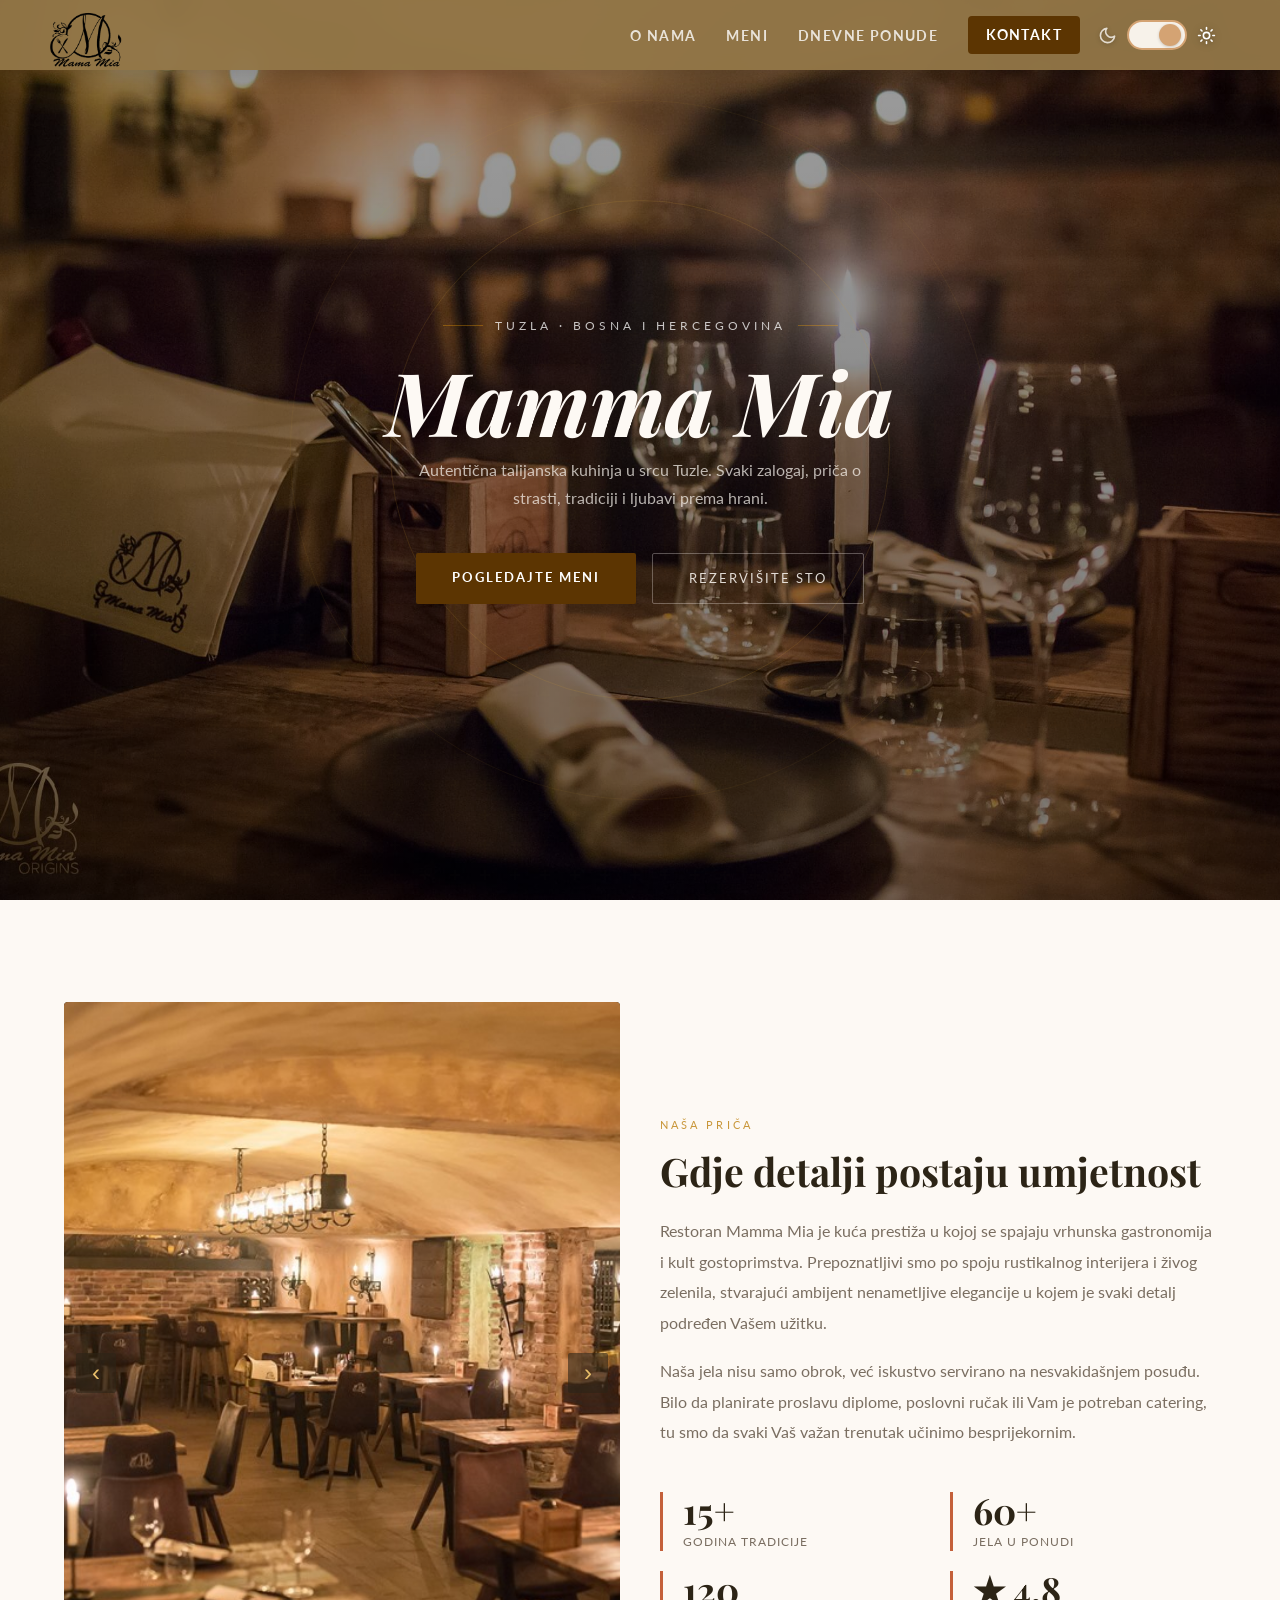
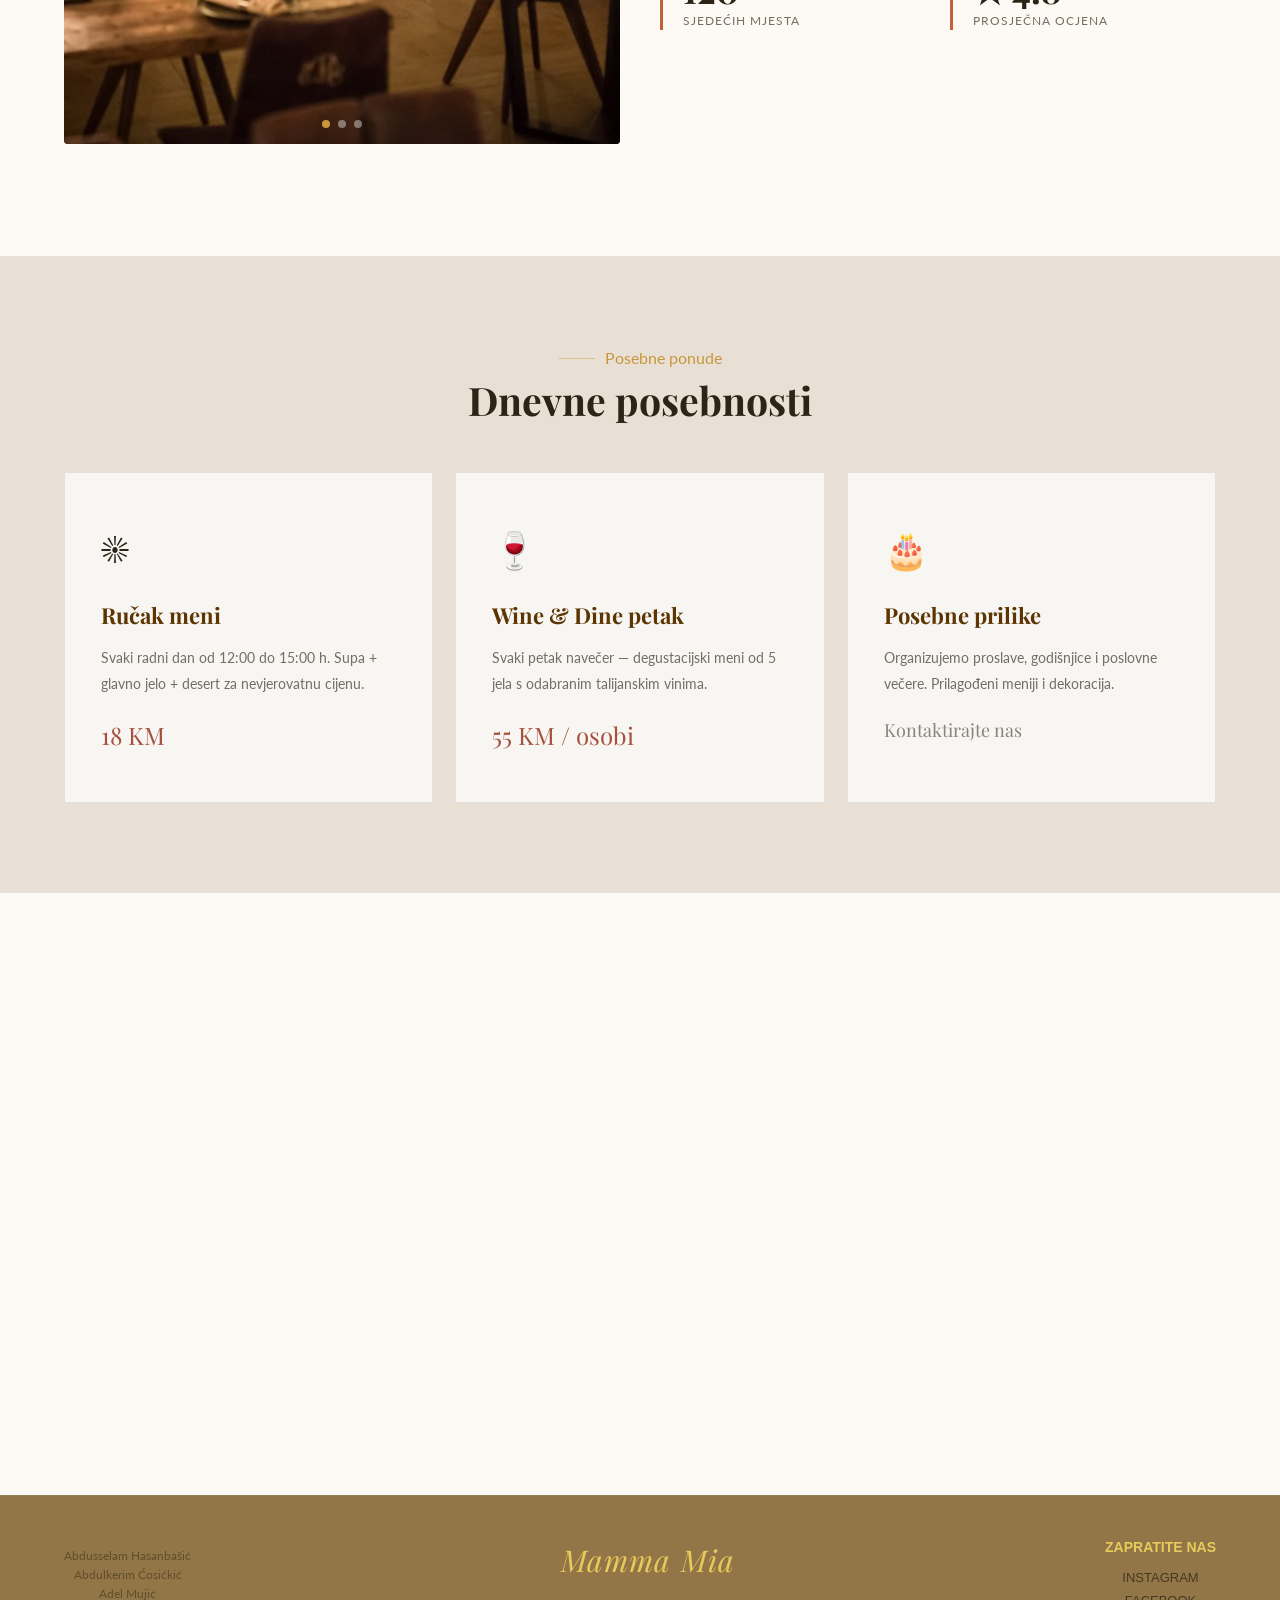
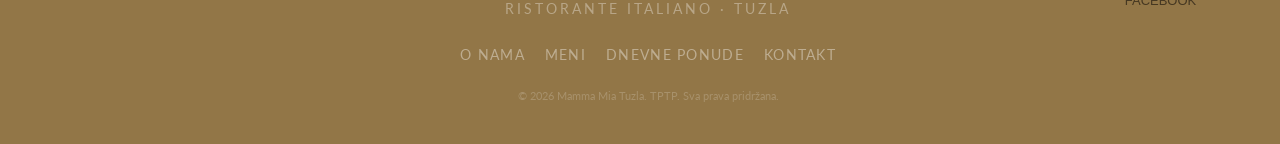
<file: index.html>
<!DOCTYPE HTML>
<html lang = "bs">

   
    <head>
        
        <meta charset="utf-8">
        <meta name="viewport" content="width=device-width, initial-scale=1.0">
        <script>
(function(){try{var t=localStorage.getItem('tptp-theme');if(t==='light'||t==='dark')document.documentElement.setAttribute('data-theme',t);}catch(e){}})();
        </script>
        <link rel="stylesheet" href="css/tptpstil.css">
        <title>Mamma Mia Tuzla</title>

    </head>

    <body class="stranica-index">
    


<nav class="glavna-nav" id="glavna-nav" aria-label="Glavna navigacija">
        <div class="nav-logo">
            <a href="index.html"><img src="/images/logo.png" alt="Mamma Mia"></a>
        </div>
        <ul class="nav-lista" id="primary-nav">
            <li><a href="index.html">O nama</a></li>
            <li><a href="sadrzaj.html">Meni</a></li>
            <li><a href="index.html#ponude">Dnevne ponude</a></li>
            <li><a href="kontakt.html" class="nav-kontakt">Kontakt</a></li>
        </ul>
        <div class="nav-akcije">
          

          <!-- Prekidač za svjetlu/tamnu temu: ikonica mjeseca, toggle dugme i ikonica sunca. Logika promjene teme je u tptpskripte.js -->
          <div class="prekidac-kontejner prekidac-tema">
            <svg class="toggle-ikon toggle-ikon-mjesec" xmlns="http://www.w3.org/2000/svg" width="19" height="19" viewBox="0 0 24 24" aria-hidden="true" focusable="false">
                <path fill="none" stroke="currentColor" stroke-width="2" stroke-linecap="round" stroke-linejoin="round" d="M21 12.79A9 9 0 1 1 11.21 3a7 7 0 0 0 9.79 9.79z"/>
            </svg>
            <button id="theme-toggle" class="toggle-switch" type="button" aria-label="Promijeni temu">
                <span class="krug"></span>
            </button>
            <svg class="toggle-ikon toggle-ikon-sunce" xmlns="http://www.w3.org/2000/svg" width="19" height="19" viewBox="0 0 24 24" aria-hidden="true" focusable="false">
                <circle cx="12" cy="12" r="4" fill="none" stroke="currentColor" stroke-width="2"/>
                <path fill="none" stroke="currentColor" stroke-width="2" stroke-linecap="round" d="M12 2v2M12 20v2M4.93 4.93l1.41 1.41M17.66 17.66l1.41 1.41M2 12h2M20 12h2M4.93 19.07l1.41-1.41M17.66 6.34l1.41-1.41"/>
            </svg>
        </div>
        </div>
    </nav>
    






<section class="pocetna" id="pocetna">
    <div class="pocetna-a"></div>
    <div class="pocetna-a pocetna-b"></div>
    <div class="pocetna-tekst">
      <div class="pocetna-naslov">Tuzla · Bosna i Hercegovina</div>
      <h1>Mamma Mia</h1>
      
      <p class="pocetna-opis">Autentična talijanska kuhinja u srcu Tuzle. Svaki zalogaj, priča o strasti, tradiciji i ljubavi prema hrani.</p>
      <div class="pocetna-dugme">
        <a href="sadrzaj.html" class="dugme-jelovnik">Pogledajte meni</a>
        <a href="kontakt.html" class="dugme-rezervacija">Rezervišite sto</a>
      </div>
    </div>
  </section>

    <main class="index-main">
 
   <section class="o-nama" id="o-nama">
  <div class="o-nama-mreza">
    <div class="o-nama-vizualno">
      <div class="slajder">
        <div class="slajd aktivno">
          <img src="/images/slikarestorana1.jpg" alt="Restoran 1">
        </div>
        <div class="slajd">
          <img src="/images/slikarestorana2.jpg" alt="Restoran 2">
        </div>
        <div class="slajd">
          <img src="/images/slikarestorana3.jpg" alt="Restoran 3">
        </div>
      </div>

      <!-- Slajder napravljen uz pomoć Claude AI -->

      <div class="slajder-tacke">
        <span class="tacka aktivno" onclick="idiNaSlajd(0)"></span>
        <span class="tacka" onclick="idiNaSlajd(1)"></span>
        <span class="tacka" onclick="idiNaSlajd(2)"></span>
      </div>
      <button class="slajd-dugme slajd-prethodna" onclick="promijeniSlajd(-1)">&#8249;</button>
      <button class="slajd-dugme slajd-sljedeca" onclick="promijeniSlajd(1)">&#8250;</button>
    </div>

    <div class="o-nama-tekst">
      <div class="oznaka-sekcije">Naša priča</div>
      <h2 class="naslov-sekcije">Gdje detalji postaju umjetnost</h2>
      <p>Restoran Mamma Mia je kuća prestiža u kojoj se spajaju vrhunska gastronomija i kult gostoprimstva. Prepoznatljivi smo po spoju rustikalnog interijera i živog zelenila, stvarajući ambijent nenametljive elegancije u kojem je svaki detalj podređen Vašem užitku.</p>
      <p>Naša jela nisu samo obrok, već iskustvo servirano na nesvakidašnjem posuđu. Bilo da planirate proslavu diplome, poslovni ručak ili Vam je potreban catering, tu smo da svaki Vaš važan trenutak učinimo besprijekornim.</p>
      
      <div class="o-nama-statistika">
        <div class="stat-kartica">
          <div class="stat-broj">15+</div>
          <div class="stat-opis">Godina tradicije</div>
        </div>
        <div class="stat-kartica">
          <div class="stat-broj">60+</div>
          <div class="stat-opis">Jela u ponudi</div>
        </div>
        <div class="stat-kartica">
          <div class="stat-broj">120</div>
          <div class="stat-opis">Sjedećih mjesta</div>
        </div>
        <div class="stat-kartica">
          <div class="stat-broj">★ 4.8</div>
          <div class="stat-opis">Prosječna ocjena</div>
        </div>
      </div>
    </div>
  </div>
</section>

   
</main>

  
  <section class="ponude" id="ponude">
    <div class="ponude-naslov">
      <div class="oznaka-sekcije">
        <span class="linija"></span>
        Posebne ponude
      </div>
      <h2 class="naslov-sekcije">Dnevne posebnosti</h2>
    </div>

    <div class="ponude-mreza">
      <div class="ponuda-kartica">
        <span class="ponuda-ikona">☀️</span>
        <div class="ponuda-naslov-tekst"><a href="kontakt.html">Ručak meni</a></div>
        <div class="ponuda-opis">Svaki radni dan od 12:00 do 15:00 h. Supa + glavno jelo + desert za nevjerovatnu cijenu.</div>
        <div class="ponuda-cijena">18 KM</div>
      </div>

      <div class="ponuda-kartica">
        <span class="ponuda-ikona">🍷</span>
        <div class="ponuda-naslov-tekst">Wine & Dine petak</div>
        <div class="ponuda-opis">Svaki petak navečer — degustacijski meni od 5 jela s odabranim talijanskim vinima.</div>
        <div class="ponuda-cijena">55 KM / osobi</div>
      
      </div>

      <div class="ponuda-kartica">
        <span class="ponuda-ikona">🎂</span>
        <div class="ponuda-naslov-tekst">Posebne prilike</div>
        <div class="ponuda-opis">Organizujemo proslave, godišnjice i poslovne večere. Prilagođeni meniji i dekoracija.</div>
        <div class="ponuda-cijena ponuda-cijena--kontakt"><a href="kontakt.html">Kontaktirajte nas</a></div>
      </div>
    </div>
  </section>

    <!-- Ugrađena Google mapa lokacije restorana. -->
    <section class="lokacija-sekcija">
    <aside class="full-aside">
    <iframe src="https://www.google.com/maps/embed?pb=!1m18!1m12!1m3!1d2843.802780146923!2d18.672345576224014!3d44.53967057107395!2m3!1f0!2f0!3f0!3m2!1i1024!2i768!4f13.1!3m3!1m2!1s0x475ead18a73e89eb%3A0x165731ec20362dbc!2sMamaMia!5e0!3m2!1sen!2sba!4v1778884209184!5m2!1sen!2sba" width="600" height="450" style="border:0;" allowfullscreen="" loading="lazy" referrerpolicy="no-referrer-when-downgrade"></iframe>
    <p><br></p>
</aside>
</section>

    <footer>

    <ul class="footer-imena">
        <li>Abdusselam Hasanbašić</li>
        <li>Abdulkerim Ćosićkić</li>
        <li>Adel Mujić</li>
    </ul>

    <div class="footer-sredina">
    <div class="footer-logo">Mamma Mia</div>
    <div class="footer-tag">Ristorante Italiano · Tuzla</div>
   
    <div class="footer-linkovi">
      <a href="#index.html#o-nama">O nama</a>
      <a href="sadrzaj.html">Meni</a>
      <a href="index.html#ponude">Dnevne ponude</a>
      <a href="kontakt.html">Kontakt</a></div>
      
    
    <div class="footer-prava">© 2026 Mamma Mia Tuzla. <a href="https://github.com/abdulkerim76/Grupa1-TPTP-2026">TPTP. </a>Sva prava pridržana.</div>
  </div>

  <div class="footer-desno">
        
        <h3>Zapratite nas</h3>
        <p>
          <a href="https://www.instagram.com/mamamiaorigins/">Instagram</a></br>
          <a href="https://www.facebook.com/mamamiaorigins/">Facebook</a>
        </p>
      </div>
    
 </footer>

<!-- Zajedničke interaktivne funkcije: slajder, tema, mobilni meni; ostatak se izvršava samo ako postoje odgovarajući elementi. -->
<script src="js/tptpskripte.js"></script>
</body>
</html>
</file>
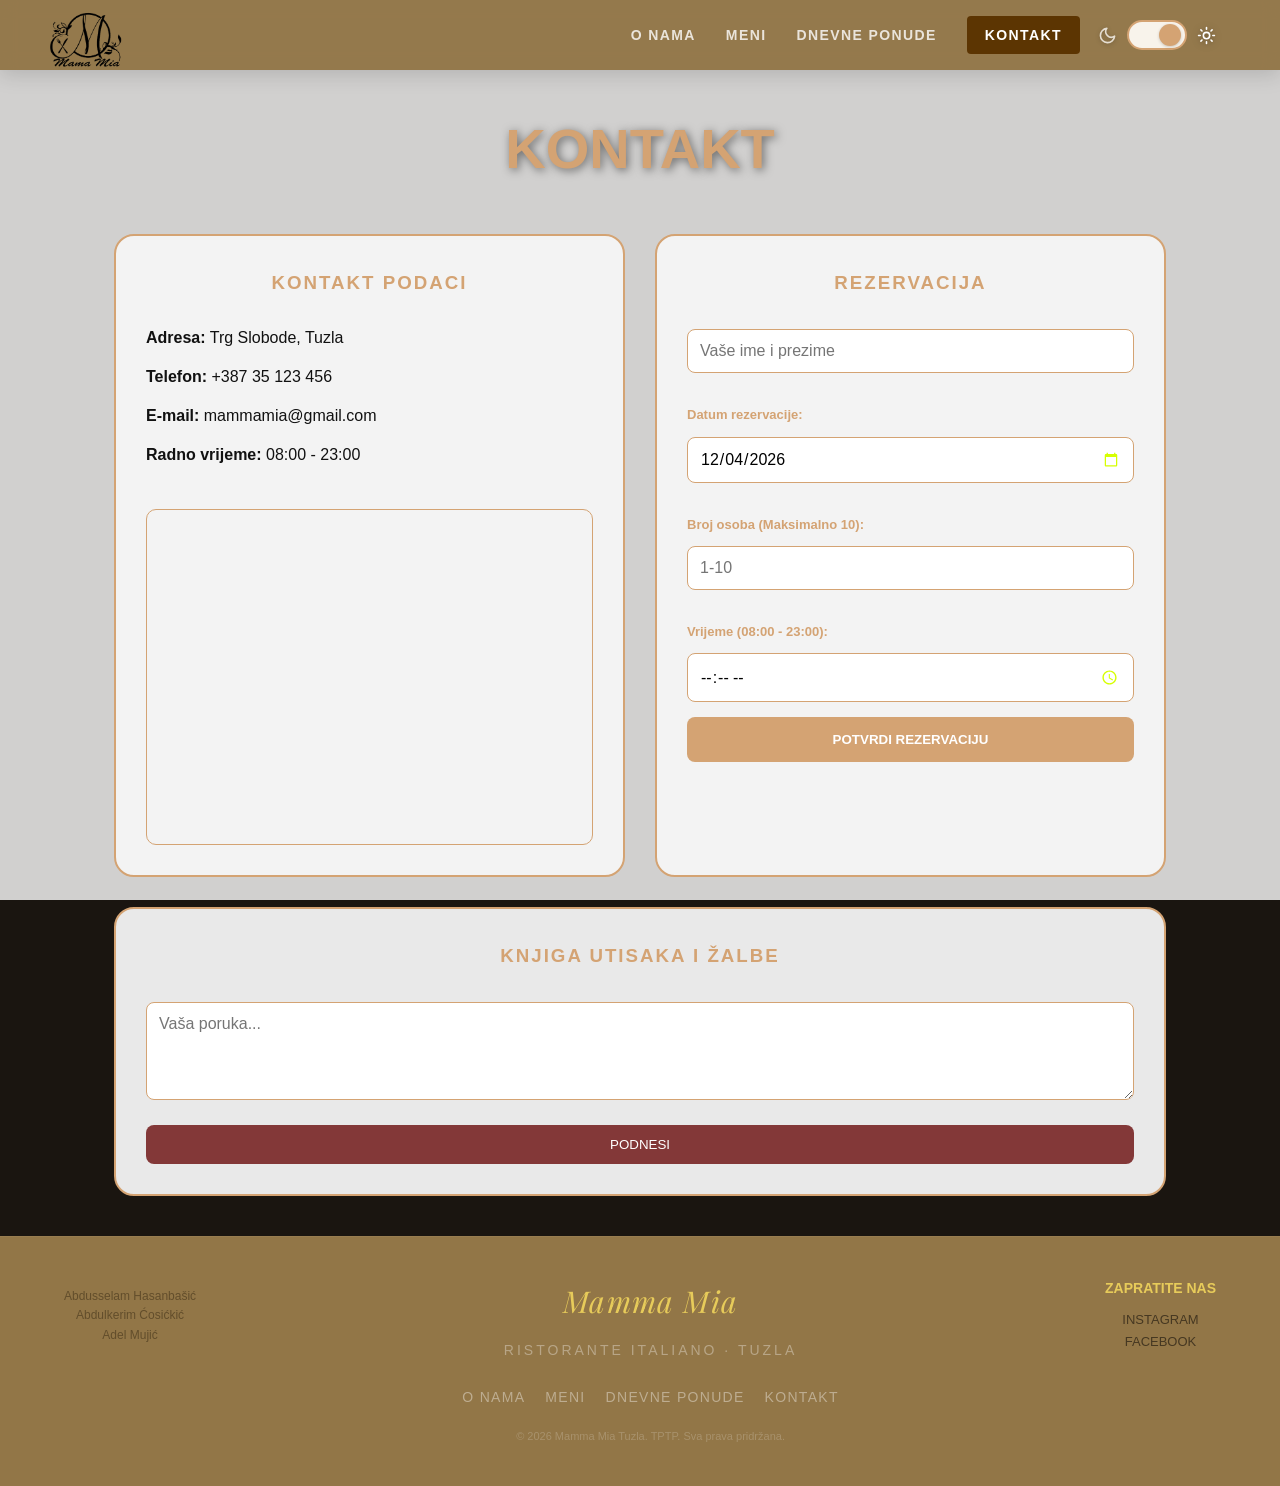
<file: kontakt.html>
<!DOCTYPE HTML>
<html lang = "bs">

    <!-- Stranica kontakt: podaci, rezervacija, utisci; modal za povratne poruke nakon formi. -->
    <head>
        <meta charset="utf-8">
        <meta name="viewport" content="width=device-width, initial-scale=1.0">
     
        <script>
(function(){try{var t=localStorage.getItem('tptp-theme');if(t==='light'||t==='dark')document.documentElement.setAttribute('data-theme',t);}catch(e){}})();
        </script>
        <link rel="stylesheet" href="css/tptpstil.css">
        <title>Mamma Mia Tuzla</title>

    </head>

    <body class="stranica-kontakt">
    <!-- Navigacija: kopija kao na index/sadrzaj-->
    <nav class="glavna-nav" id="glavna-nav" aria-label="Glavna navigacija">
        <div class="nav-logo">
            <a href="index.html"><img src="/images/logo.png" alt="Mamma Mia"></a>
        </div>

        <ul class="nav-lista" id="primary-nav">
            <li><a href="index.html">O nama</a></li>
            <li><a href="sadrzaj.html">Meni</a></li>
            <li><a href="index.html#ponude">Dnevne ponude</a></li>
            <li><a href="kontakt.html" class="nav-kontakt">Kontakt</a></li>
        </ul>
        <div class="nav-akcije">
            
            <!-- Prekidač za svjetlu/tamnu temu: -->
            <div class="prekidac-kontejner prekidac-tema">
            <svg class="toggle-ikon toggle-ikon-mjesec" xmlns="http://www.w3.org/2000/svg" width="19" height="19" viewBox="0 0 24 24" aria-hidden="true" focusable="false">
                <path fill="none" stroke="currentColor" stroke-width="2" stroke-linecap="round" stroke-linejoin="round" d="M21 12.79A9 9 0 1 1 11.21 3a7 7 0 0 0 9.79 9.79z"/>
            </svg>
            <button id="theme-toggle" class="toggle-switch" type="button" aria-label="Promijeni temu">
                <span class="krug"></span>
            </button>
            <svg class="toggle-ikon toggle-ikon-sunce" xmlns="http://www.w3.org/2000/svg" width="19" height="19" viewBox="0 0 24 24" aria-hidden="true" focusable="false">
                <circle cx="12" cy="12" r="4" fill="none" stroke="currentColor" stroke-width="2"/>
                <path fill="none" stroke="currentColor" stroke-width="2" stroke-linecap="round" d="M12 2v2M12 20v2M4.93 4.93l1.41 1.41M17.66 17.66l1.41 1.41M2 12h2M20 12h2M4.93 19.07l1.41-1.41M17.66 6.34l1.41-1.41"/>
            </svg>
        </div>
        </div>
    </nav>
    

    
    <main class="glavni-kontejner kontakt-main">
       
       <h1 class="naslov">KONTAKT</h1>

        
        <div class="GORNJI">
            <div class="kutija">
                <h3>KONTAKT PODACI</h3>
                <div class="kontakt-tekst">
                    <p><strong>Adresa:</strong> Trg Slobode, Tuzla</p>
                    <p><strong>Telefon:</strong> +387 35 123 456</p>
                   <p><strong> E-mail:</strong> mammamia@gmail.com </p>
                    <p><strong>Radno vrijeme:</strong> 08:00 - 23:00</p>
                </div>
                <div class="google-maps-box">
                    <iframe src="https://www.google.com/maps/embed?pb=!1m18!1m12!1m3!1d2843.064547432422!2d18.6749!3d44.539!2m3!1f0!2f0!3f0!3m2!1i1024!2i768!4f13.1!3m3!1m2!1s0x0%3A0x0!2zNDTCsDMyJzIwLjQiTiAxOMKwNDAnMjkuNiJF!5e0!3m2!1sbs!2sba!4v1625145600000!5m2!1sbs!2sba" width="100%" height="100%" style="border:0;" allowfullscreen="" loading="lazy"></iframe>
                </div>
            </div>

            
                <div class="kutija">
    <h3>REZERVACIJA </h3>
    <form id="formaRezervacija"> <input type="text" id="ime" placeholder="Vaše ime i prezime" required>
        
        <label class="label-stil">Datum rezervacije:</label>
        <input type="date" id="inputDatum" required>

        <label class="label-stil">Broj osoba (Maksimalno 10):</label>
        <input type="number" id="inputOsobe" placeholder="1-10" required>

        <label class="label-stil">Vrijeme (08:00 - 23:00):</label>
        <input type="time" id="inputVrijeme" required>

        <button type="submit" class="DUGME">POTVRDI REZERVACIJU</button>
    </form>
</div>


        </div>

        <!-- Donji blok: knjiga utisaka;  -->
        <div class="donji">
            <div class="kutija">
                <h3>KNJIGA UTISAKA I ŽALBE</h3>
                <form id="formaZalba">
                    <textarea id="tekstZalbe" placeholder="Vaša poruka..." rows="4" required></textarea>
                    <button type="submit" class="btn-zalba">PODNESI</button>
                </form>
            </div>
        </div>





</main>






    <footer>
   
    <ul class="footer-imena">
        <li>Abdusselam Hasanbašić</li>
        <li>Abdulkerim Ćosićkić</li>
        <li>Adel Mujić</li>
    </ul>

    <div class="footer-sredina">
    <div class="footer-logo">Mamma Mia</div>
    <div class="footer-tag">Ristorante Italiano · Tuzla</div>
    <div class="footer-linkovi">
      
      <a href="index.html#o-nama">O nama</a>
      <a href="sadrzaj.html">Meni</a>
      <a href="index.html#ponude">Dnevne ponude</a>
      <a href="kontakt.html">Kontakt</a></div>
      
    
    <div class="footer-prava">© 2026 Mamma Mia Tuzla. <a href="https://github.com/abdulkerim76/Grupa1-TPTP-2026">TPTP. </a>Sva prava pridržana.</div>
  </div>

  <div class="footer-desno">
        
        <h3>Zapratite nas</h3>
        <p>
          <a href="https://www.instagram.com/mamamiaorigins/">Instagram</a></br>
          <a href="https://www.facebook.com/mamamiaorigins/">Facebook</a>
        </p>
      </div>
    
 </footer>

    <!-- Modal za kratke poruke (rezervacija / utisak); -->
    <div id="mojModal" class="modal">
        <div class="modal-sadrzaj">
            <h2 id="modalNaslov">Naslov</h2>
            <p id="modalPoruka">Poruka ide ovdje.</p>
            <button class="btn-zatvori" onclick="zatvoriModal()">U REDU</button>
        </div>
    </div>



  <script src="js/tptpskripte.js"></script>
  




</body>

</html>
</file>
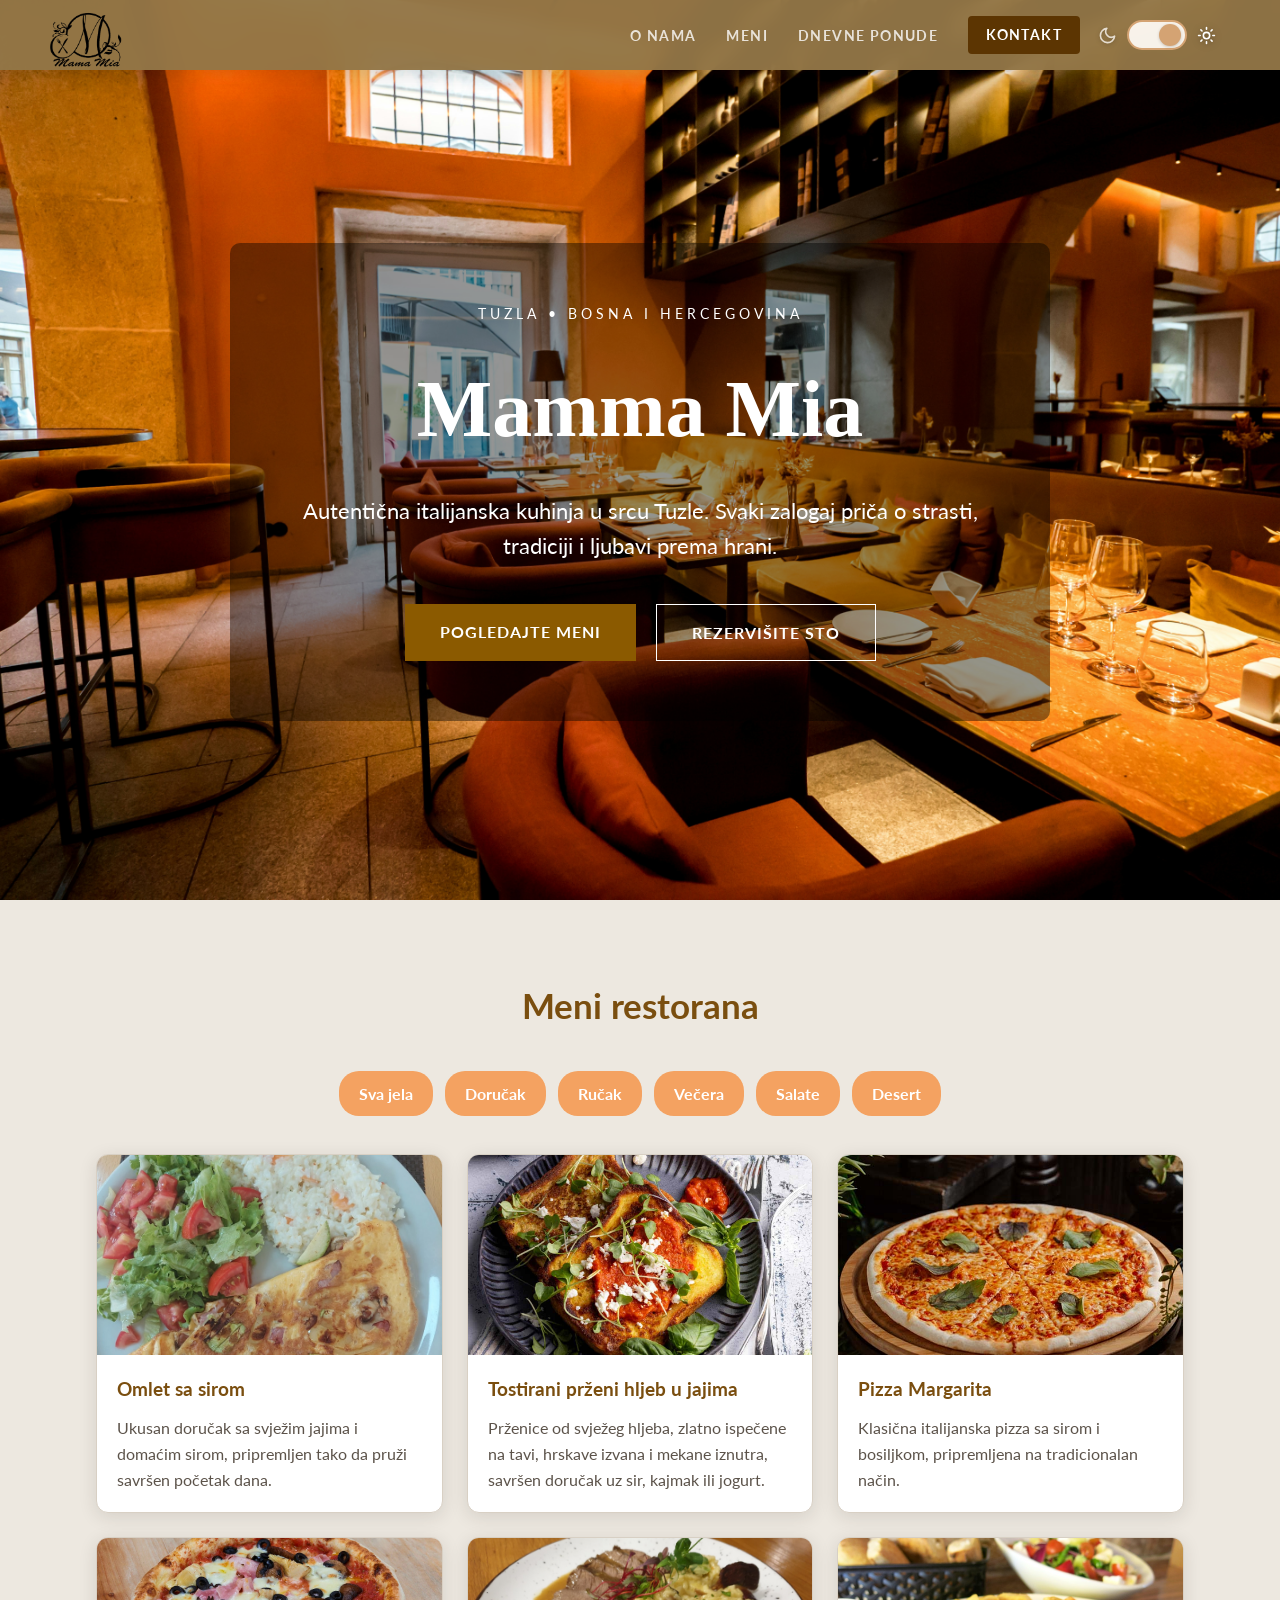
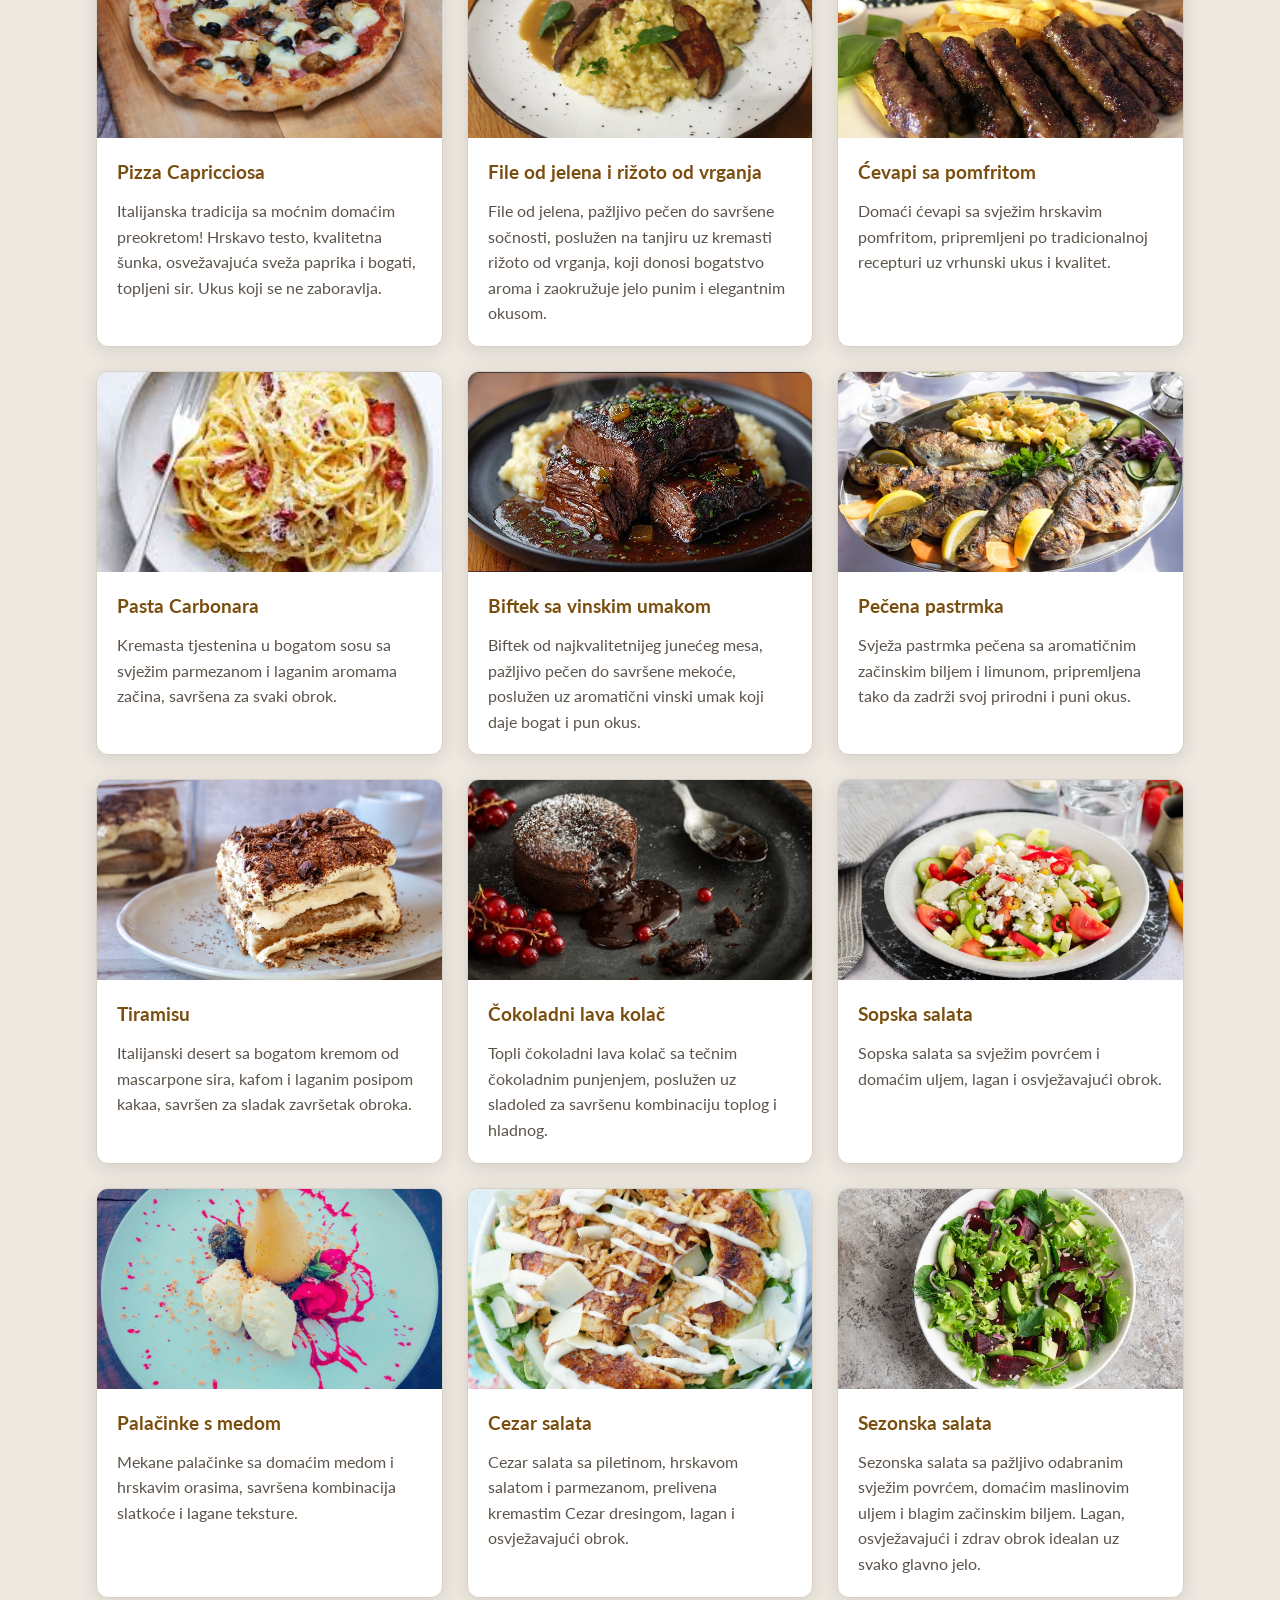
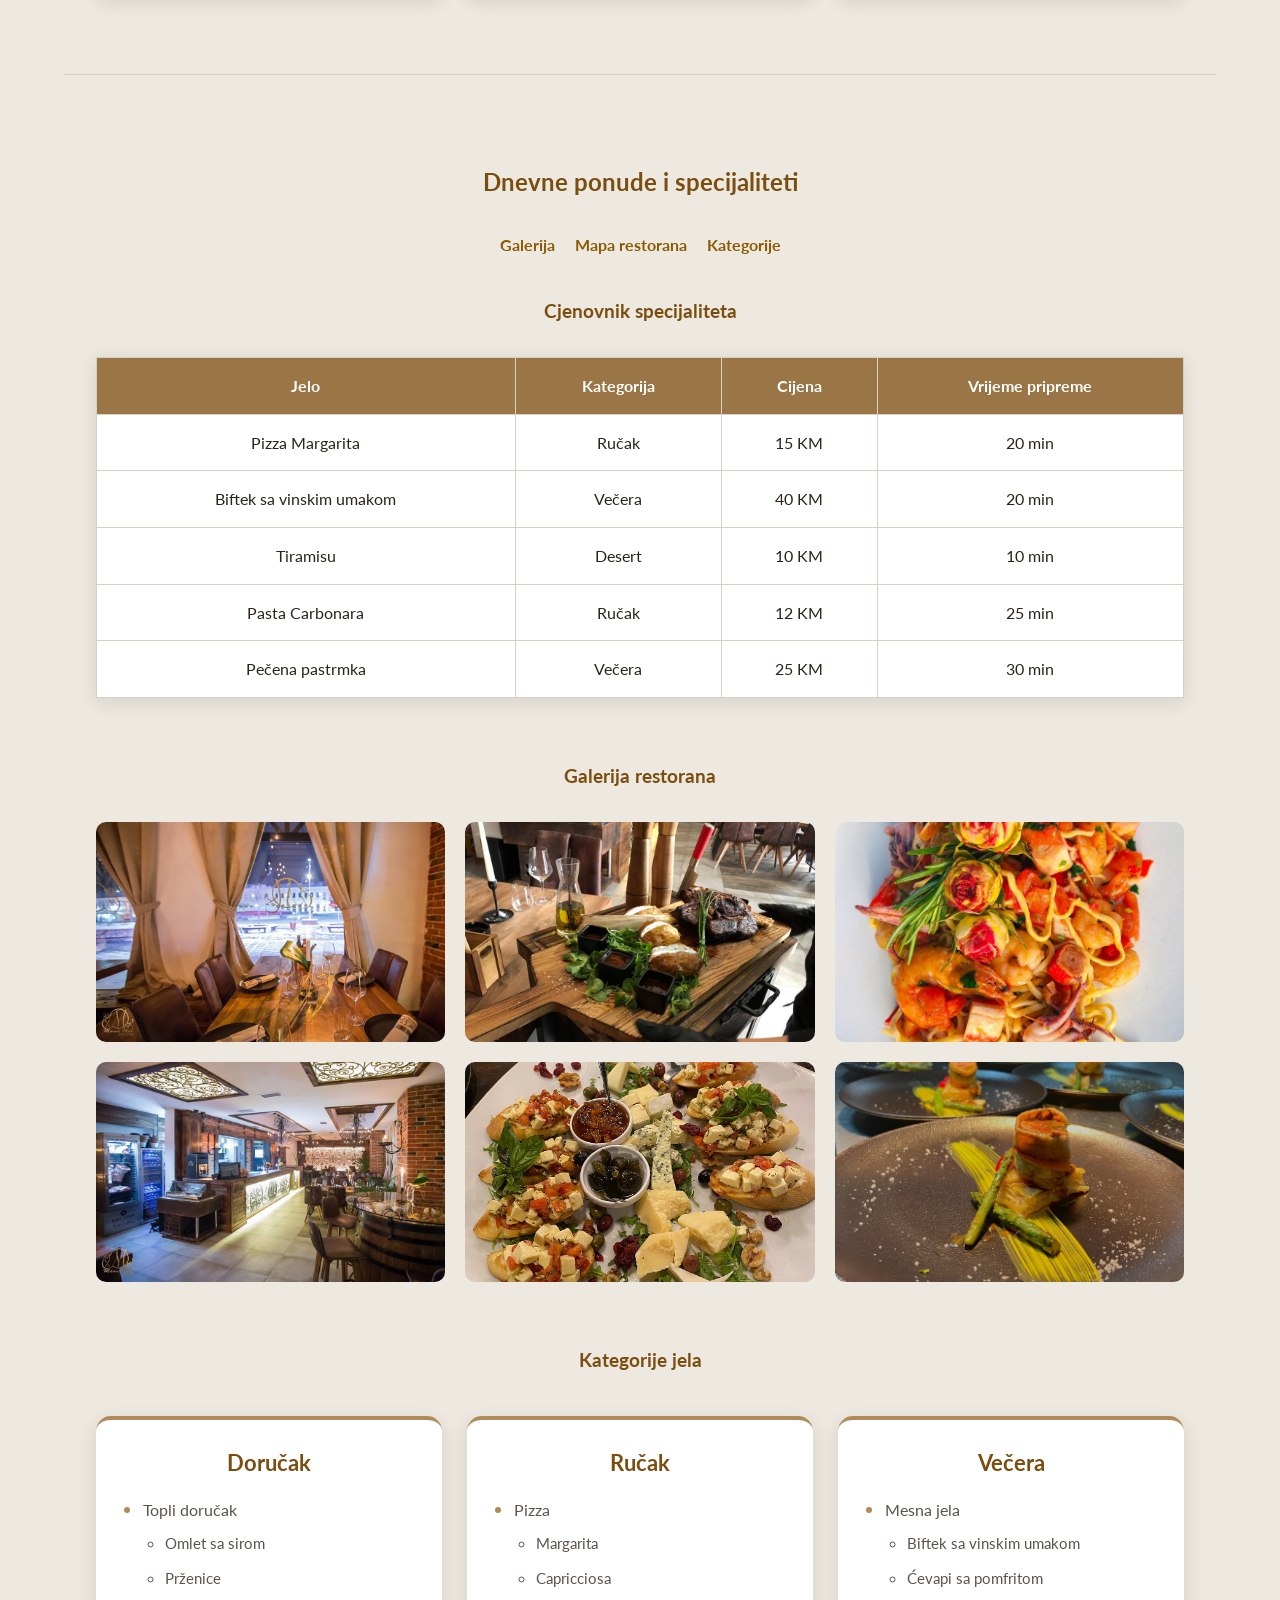
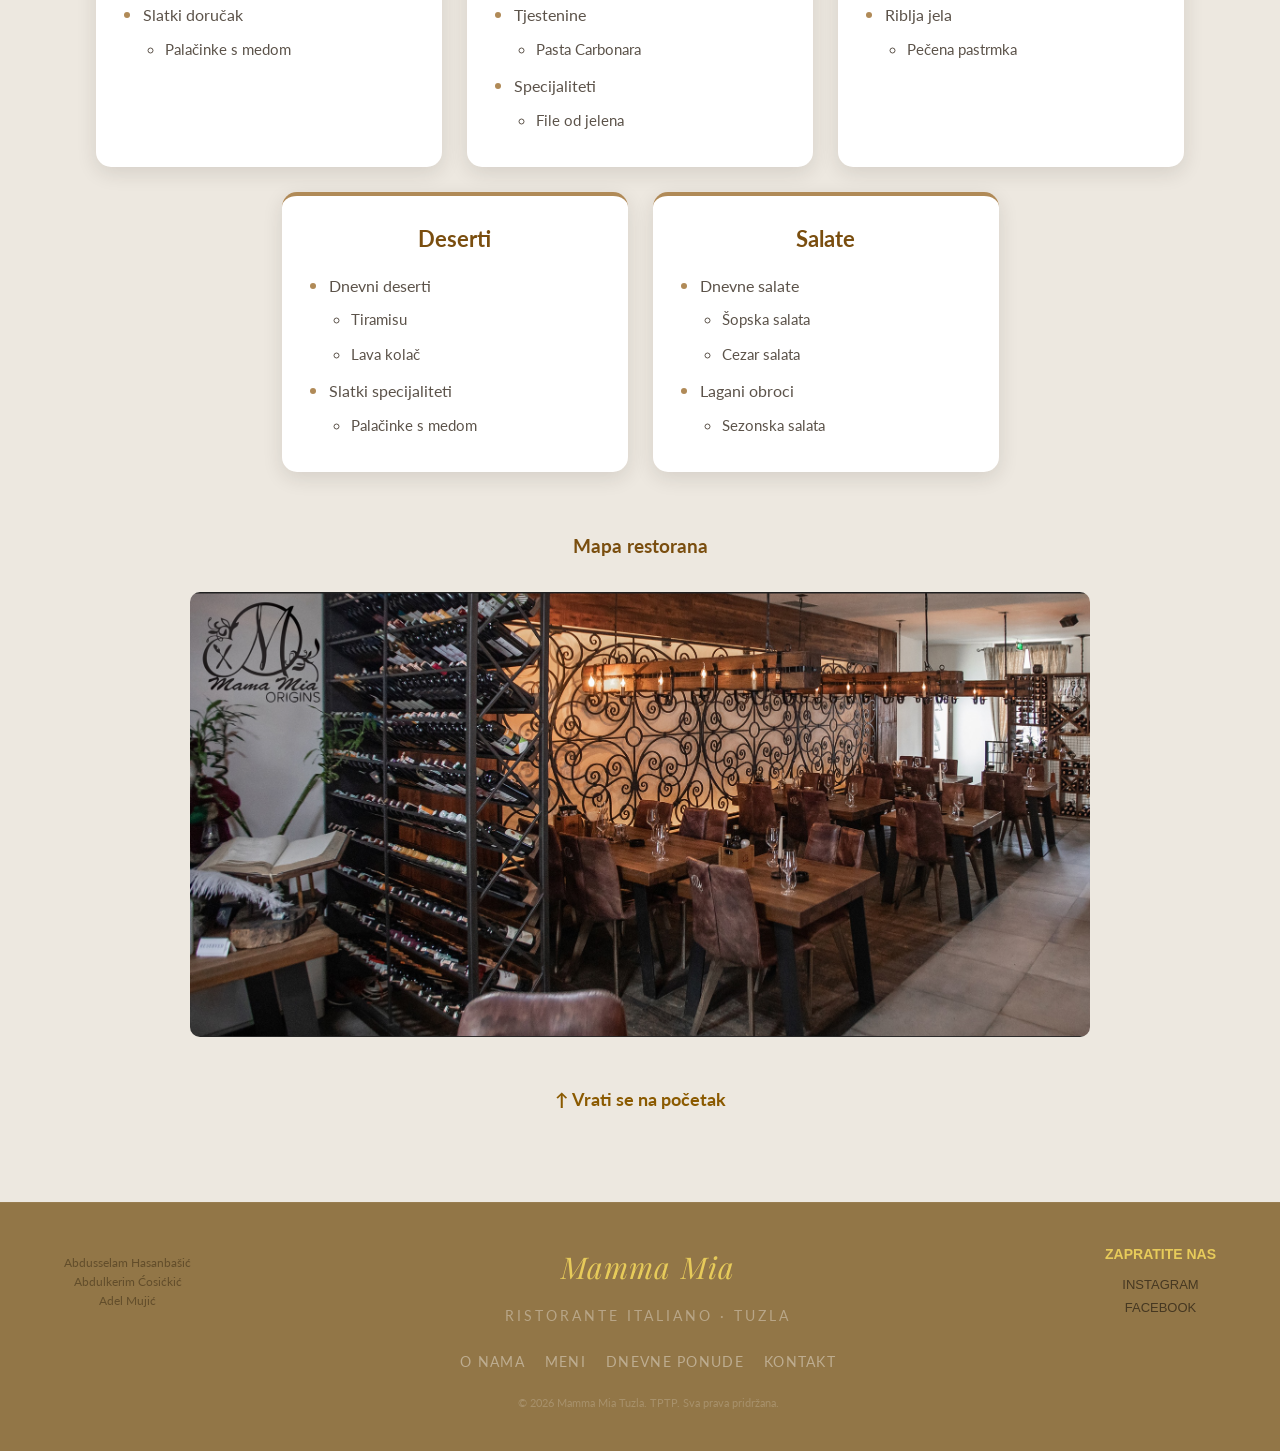
<file: sadrzaj.html>
<!DOCTYPE html>
<html lang="bs">
<head>
    <meta charset="UTF-8">
    <meta name="viewport" content="width=device-width, initial-scale=1.0">

<!-- Funkcija za localStorage, čuva odabranu opciju. -->
   
    <script>
(function(){try{var t=localStorage.getItem('tptp-theme');if(t==='light'||t==='dark')document.documentElement.setAttribute('data-theme',t);}catch(e){}})();
    </script>
    <title>Mamma Mia Tuzla</title>
    <link rel="stylesheet" href="css/tptpstil.css">
</head>
<body class="stranica-meni">
<header>
   
    <nav class="glavna-nav" id="glavna-nav" aria-label="Glavna navigacija">
        <div class="nav-logo">
            <a href="index.html"><img src="/images/logo.png" alt="Mamma Mia"></a>
        </div>
        <ul class="nav-lista" id="primary-nav">
            <li><a href="index.html">O nama</a></li>
            <li><a href="sadrzaj.html">Meni</a></li>
            <li><a href="index.html#ponude">Dnevne ponude</a></li>
            <li><a href="kontakt.html" class="nav-kontakt">Kontakt</a></li>
        </ul>
        <div class="nav-akcije">
            

           
<!-- Prekidač za svjetlu/tamnu temu: -->

            <div class="prekidac-kontejner prekidac-tema">
            <svg class="toggle-ikon toggle-ikon-mjesec" xmlns="http://www.w3.org/2000/svg" width="19" height="19" viewBox="0 0 24 24" aria-hidden="true" focusable="false">
                <path fill="none" stroke="currentColor" stroke-width="2" stroke-linecap="round" stroke-linejoin="round" d="M21 12.79A9 9 0 1 1 11.21 3a7 7 0 0 0 9.79 9.79z"/>
            </svg>
            <button id="theme-toggle" class="toggle-switch" type="button" aria-label="Promijeni temu">
                <span class="krug"></span>
            </button>
            <svg class="toggle-ikon toggle-ikon-sunce" xmlns="http://www.w3.org/2000/svg" width="19" height="19" viewBox="0 0 24 24" aria-hidden="true" focusable="false">
                <circle cx="12" cy="12" r="4" fill="none" stroke="currentColor" stroke-width="2"/>
                <path fill="none" stroke="currentColor" stroke-width="2" stroke-linecap="round" d="M12 2v2M12 20v2M4.93 4.93l1.41 1.41M17.66 17.66l1.41 1.41M2 12h2M20 12h2M4.93 19.07l1.41-1.41M17.66 6.34l1.41-1.41"/>
            </svg>
        </div>
        </div>
    </nav>
    </header> 
    

    
<main class="sadrzaj-main">
    <section id="pocetna" class="hero">
        <div class="overlay">
            <p class="location">TUZLA • BOSNA I HERCEGOVINA</p>

            <h1>Mamma Mia</h1>

            <p class="subtitle">
                Autentična italijanska kuhinja u srcu Tuzle.
                Svaki zalogaj priča o strasti, tradiciji i ljubavi prema hrani.
            </p>

            <div class="buttons">
                <a href="#meni" class="btn gold">POGLEDAJTE MENI</a>
                <a href="kontakt.html" class="btn transparent">REZERVIŠITE STO</a>
            </div>
        </div>
    </section>


    <section id="meni" class="meni">

<!-- Radio dugmad služe za filtriranje jela po kategorijama bez JavaScript-a.
     Label elementi rade kao tab dugmad — klikom na njih aktivira se odgovarajuća kategorija.
     checked znači da se na početku prikazuju sva jela,
     a CSS pomoću :checked prikazuje ili skriva kartice unutar .content. -->

    <article>
        <h2>Meni restorana</h2>

        <input type="radio" name="tab" id="sva" checked>
        <input type="radio" name="tab" id="dorucak">
        <input type="radio" name="tab" id="rucak">
        <input type="radio" name="tab" id="vecera">
        <input type="radio" name="tab" id="desert">
        <input type="radio" name="tab" id="salate">

        <div class="tabs">
            
            <label for="sva">Sva jela</label>
            <label for="dorucak">Doručak</label>
            <label for="rucak">Ručak</label>
            <label for="vecera">Večera</label>
            <label for="salate">Salate</label>
            <label for="desert">Desert</label>
            

        </div>

        <div class="content">

            <div class="item dorucak">
                <img src="/images/omlet.jpg" alt="Omlet">
                <div class="item-info">
                    <h3>Omlet sa sirom</h3>
                    <p>Ukusan doručak sa svježim jajima i domaćim sirom, pripremljen tako da pruži savršen početak dana.</p>
                </div>
            </div>

            

            <div class="item dorucak">
                <img src="/images/prženice.jpg" alt="Prženice">
                <div class="item-info">
                    <h3>Tostirani prženi hljeb u jajima</h3>
                    <p>Prženice od svježeg hljeba, zlatno ispečene na tavi, hrskave izvana i mekane iznutra, savršen doručak uz sir, kajmak ili jogurt.</p>
                </div>
            </div>
            

            <div class="item rucak">
                <img src="/images/margarita.jpg" alt="Pizza margarita">
                <div class="item-info">
                    <h3>Pizza Margarita</h3>
                    <p>Klasična italijanska pizza sa sirom i bosiljkom, pripremljena na tradicionalan način.</p>
                </div>
            </div>

            <div class="item rucak">
                <img src="/images/capricciosa.jpg" alt="Pizza capricciosa">
                <div class="item-info">
                    <h3>Pizza Capricciosa</h3>
                    <p>Italijanska tradicija sa moćnim domaćim preokretom! Hrskavo testo, kvalitetna šunka, osvežavajuća sveža paprika i bogati, topljeni sir. Ukus koji se ne zaboravlja.</p>
                </div>
            </div>
        

            <div class="item rucak">
                <img src="/images/file.jpg" alt="File od jelena">
                <div class="item-info">
                    <h3>File od jelena i rižoto od vrganja</h3>
                    <p>File od jelena, pažljivo pečen do savršene sočnosti, poslužen na tanjiru uz kremasti rižoto od vrganja, koji donosi bogatstvo aroma i zaokružuje jelo punim i elegantnim okusom.</p>
                </div>
            </div>

            <div class="item vecera">
                <img src="/images/cevapi.jpg" alt="Ćevapi">
                <div class="item-info">
                    <h3>Ćevapi sa pomfritom</h3>
                    <p>Domaći ćevapi sa svježim hrskavim pomfritom, pripremljeni po tradicionalnoj recepturi uz vrhunski ukus i kvalitet.</p>
                </div>
            </div>

            <div class="item rucak">
                <img src="/images/carbonara.jpg" alt="Pasta Carbonara">
                <div class="item-info">
                    <h3>Pasta Carbonara</h3>
                    <p>Kremasta tjestenina u bogatom sosu sa svježim parmezanom i laganim aromama začina, savršena za svaki obrok.</p>
                </div>
            </div>

            <div class="item vecera">
                <img src="/images/biftek.jpg" alt="Biftek">
                <div class="item-info">
                    <h3>Biftek sa vinskim umakom</h3>
                    <p>Biftek od najkvalitetnijeg junećeg mesa, pažljivo pečen do savršene mekoće, poslužen uz aromatični vinski umak koji daje bogat i pun okus.</p>
                </div>
            </div>


            <div class="item vecera">
                <img src="/images/pastrmka.jpg" alt="Pastrmka">
                <div class="item-info">
                    <h3>Pečena pastrmka</h3>
                    <p>Svježa pastrmka pečena sa aromatičnim začinskim biljem i limunom, pripremljena tako da zadrži svoj prirodni i puni okus.</p>
                </div>
            </div>



            <div class="item desert">
                <img src="/images/tiramisu.jpg" alt="Tiramisu">
                <div class="item-info">
                    <h3>Tiramisu</h3>
                    <p>Italijanski desert sa bogatom kremom od mascarpone sira, kafom i laganim posipom kakaa, savršen za sladak završetak obroka.
                </p>
                </div>
            </div>

            <div class="item desert">
                <img src="/images/lavakolac.jpg" alt="Lava kolač">
                <div class="item-info">
                    <h3>Čokoladni lava kolač</h3>
                    <p>Topli čokoladni lava kolač sa tečnim čokoladnim punjenjem, poslužen uz sladoled za savršenu kombinaciju toplog i hladnog.</p>
                </div>
            </div>

           <div class="item salate">
                <img src="/images/sopska_salata.jpg" alt="Sopska salata">
                <div class="item-info">
                    <h3>Sopska salata</h3>
                    <p>Sopska salata sa svježim povrćem i domaćim uljem, lagan i osvježavajući obrok.</p>
                </div>
            </div>

            <div class="item desert">
                <img src="/images/palacinke.jpg" alt="Palačinke">
                <div class="item-info">
                    <h3>Palačinke s medom</h3>
                    <p>Mekane palačinke sa domaćim medom i hrskavim orasima, savršena kombinacija slatkoće i lagane teksture.</p>
                </div>
            </div>
        
            <div class="item salate">
                <img src="/images/cezar.jpg" alt="Cezar salata">
                <div class="item-info">
                    <h3>Cezar salata</h3>
                    <p>Cezar salata sa piletinom, hrskavom salatom i parmezanom, prelivena kremastim Cezar dresingom, lagan i osvježavajući obrok.</p>
                </div>
            </div>

            <div class="item salate">
                    <img src="/images/sezonska.jpg" alt="Sezonska salata">
                    <div class="item-info">
                        <h3>Sezonska salata</h3>
                        <p>Sezonska salata sa pažljivo odabranim svježim povrćem, domaćim maslinovim uljem i blagim začinskim biljem. Lagan, osvježavajući i zdrav obrok idealan uz svako glavno jelo.</p>
                    </div>
            </div>

        </div>

        </article>
    </section>

   
<section id="dnevne" class="detalji">
<!-- Sekcija sa dnevnim ponudama i dodatnim sadržajem restorana.
     Bookmark linkovi omogućavaju brze skokove na galeriju, mapu restorana i kategorije jela unutar iste stranice. -->

    <h2>Dnevne ponude i specijaliteti</h2>
    <div class="bookmark-nav">
        <a href="#galerija">Galerija</a>
        <a href="#mapa">Mapa restorana</a>
        <a href="#lista">Kategorije</a>
    </div>
    
    <section id="tabela">
        <h3>Cjenovnik specijaliteta</h3>

        <table>
            <tr>
                <th>Jelo</th>
                <th>Kategorija</th>
                <th>Cijena</th>
                <th>Vrijeme pripreme</th>
            </tr>

            <tr>
                <td>Pizza Margarita</td>
                <td>Ručak</td>
                <td>15 KM</td>
                <td>20 min</td>
            </tr>

            <tr>
                <td>Biftek sa vinskim umakom</td>
                <td>Večera</td>
                <td>40 KM</td>
                <td>20 min</td>
            </tr>

            <tr>
                <td>Tiramisu</td>
                <td>Desert</td>
                <td>10 KM</td>
                <td>10 min</td>
            </tr>

           <tr>
                <td>Pasta Carbonara</td>
                <td>Ručak</td>
                <td>12 KM</td>
                <td>25 min</td>
            </tr>

            <tr>
                <td>Pečena pastrmka</td>
                <td>Večera</td>
                <td>25 KM</td>
                <td>30 min</td>
            </tr>
           
        </table>
    </section>

    

    <section id="galerija">
        <h3>Galerija restorana</h3>

        <div class="gallery">
            <img src="/images/galerija1.jpg" alt="Unutrašnjost restorana">
            <img src="/images/galerija2.jpg" alt="Steak specijalitet">
            <img src="/images/galerija3.jpg" alt="Pasta Carbonara">
            <img src="/images/galerija4.jpg" alt="Večernja atmosfera">
            <img src="/images/galerija5.jpg" alt="Doručak u Mamma Mia">
            <img src="/images/galerija6.jpg" alt="Specijalitet">
        </div>
    </section>



<section id="lista">
    <h3>Kategorije jela</h3>

    <div class="lista-box">

        <div class="lista-kartica">
            <h4>Doručak</h4>
            <ul>
                <li>Topli doručak
                    <ul>
                        <li>Omlet sa sirom</li>
                        <li>Prženice</li>
                    </ul>
                </li>
                <li>Slatki doručak
                    <ul>
                        <li>Palačinke s medom</li>
                    </ul>
                </li>
            </ul>
        </div>

        <div class="lista-kartica">
            <h4>Ručak</h4>
            <ul>
                <li>Pizza
                    <ul>
                        <li>Margarita</li>
                        <li>Capricciosa</li>
                    </ul>
                </li>
                <li>Tjestenine
                    <ul>
                        <li>Pasta Carbonara</li>
                    </ul>
                </li>
                <li>Specijaliteti
                    <ul>
                        <li>File od jelena</li>
                    </ul>
                </li>
            </ul>
        </div>

        <div class="lista-kartica">
            <h4>Večera</h4>
            <ul>
                <li>Mesna jela
                    <ul>
                        <li>Biftek sa vinskim umakom</li>
                        <li>Ćevapi sa pomfritom</li>
                    </ul>
                </li>
                <li>Riblja jela
                    <ul>
                        <li>Pečena pastrmka</li>
                    </ul>
                </li>
            </ul>
        </div>

        <div class="lista-kartica">
            <h4>Deserti</h4>
            <ul>
                <li>Dnevni deserti
                    <ul>
                        <li>Tiramisu</li>
                        <li>Lava kolač</li>
                    </ul>
                </li>
                <li>Slatki specijaliteti
                    <ul>
                        <li>Palačinke s medom</li>
                    </ul>
                </li>
            </ul>
        </div>

        <div class="lista-kartica">
            <h4>Salate</h4>
            <ul>
                <li>Dnevne salate
                    <ul>
                        <li>Šopska salata</li>
                        <li>Cezar salata</li>
                    </ul>
                </li>
                <li>Lagani obroci
                    <ul>
                        <li>Sezonska salata</li>
                    </ul>
                </li>
            </ul>
        </div>

    </div>
</section>

<!-- Slika mapa.jpg koristi image map funkciju gdje se određeni dijelovi slike mogu kliknuti. -->
<section id="mapa">
    <h3>Mapa restorana</h3>

    <img src="/images/mapa.jpg" alt="Mapa restorana" usemap="#restoranmap">

    <map name="restoranmap">
        <area
            shape="rect"
            coords="10,170,140,390"
            href="#meni"
            alt="Meni restorana">

        <area
            shape="rect"
            coords="300,120,850,500"
            href="kontakt.html"
            alt="Rezervacija stola">
    </map>
</section>


    <div class="top-link">
        <a href="#pocetna">↑ Vrati se na početak</a>
    </div>

</section>

</main>
     <footer>

    <ul class="footer-imena">
        <li>Abdusselam Hasanbašić</li>
        <li>Abdulkerim Ćosićkić</li>
        <li>Adel Mujić</li>
    </ul>

    <div class="footer-sredina">
    <div class="footer-logo">Mamma Mia</div>
    <div class="footer-tag">Ristorante Italiano · Tuzla</div>
    <div class="footer-linkovi">

      <a href="index.html#o-nama">O nama</a>
      <a href="sadrzaj.html">Meni</a>
      <a href="index.html#ponude">Dnevne ponude</a>
      <a href="kontakt.html">Kontakt</a></div>
      
    
    <div class="footer-prava">© 2026 Mamma Mia Tuzla. <a href="https://github.com/abdulkerim76/Grupa1-TPTP-2026">TPTP. </a>Sva prava pridržana.</div>
  </div>

  <div class="footer-desno">
        
        <h3>Zapratite nas</h3>
        <p>
          <a href="https://www.instagram.com/mamamiaorigins/">Instagram</a></br>
          <a href="https://www.facebook.com/mamamiaorigins/">Facebook</a>
        </p>
      </div>
    
 </footer>


<script src="js/tptpskripte.js"></script>
</body>
</html>
</file>
<file: css/tptpstil.css>
/* ---------- ABDULKERIM: zajednički reset, tema na <html>, tijelo, navigacija, podnožje ---------- */
@import url('https://fonts.googleapis.com/css2?family=Lato:wght@300;400;700&family=Playfair+Display:wght@400;700&display=swap');
*, *::before, *::after { margin: 0; padding: 0; box-sizing: border-box; }


:root {
/* Visina fiksne trake i boje  */
--nav-height: 4rem;
--dugme: #5c3502;
--dugmehover: #dbad2d;
--toplabijela: #FDF9F4;
--rezervacija: #E8BE6A;

  
 
  --crvena: #C4603A;

  
  --slajderpoz: #2C2416;
  --siva: #7A6E61;

 
  --gold: #C9973A;
  --gold-light: #E8BE6A;

  --border: rgba(44,36,22,0.12);
  --terracotta-light: #e8a090;

}


html {
  scroll-behavior: smooth;
  color-scheme: light dark;
}


html[data-theme="light"] {
  color-scheme: light;
}

html[data-theme="dark"] {
  color-scheme: dark;
}

@media (prefers-color-scheme: light) {
  html:not([data-theme]) {
    color-scheme: light;
  }
}

@media (prefers-color-scheme: dark) {
  html:not([data-theme]) {
    color-scheme: dark;
  }
}

body {
  font-family: 'Lato', sans-serif;
  background: white;
}


.glavna-nav {
  position: fixed;
  top: 0;
  left: 0;
  right: 0;
  z-index: 100;
  background: rgba(146, 118, 71, 0.96);
  justify-content: space-between;
  backdrop-filter: blur(8px);
  align-items: center;
  gap: clamp(8px, 1.5vw, 18px);
  padding: 0 5%;
  min-height: var(--nav-height);
  box-sizing: border-box;
  display: flex;        
  height: 70px;        
  box-shadow: 0 4px 20px rgba(0,0,0,0.15); 
}

.nav-logo {
  flex-shrink: 0;
  position: relative;
  z-index: 2;
  display: flex;
  align-items: center;
  
}

.nav-logo{
    font-family: 'Playfair Display', serif;
    font-style: italic;
    font-size: 30px;
    letter-spacing: 1.2px;
    color: rgb(233, 233, 118);
    
}

.nav-logo a {
  display: inline-flex;
  align-items: center;
  text-decoration: none;
  line-height: 0;
}

.nav-logo img {
  display: block;
  width: auto;
  margin-top: 10px;
  height: clamp(42px, 5.5vw, 58px); 
    margin-left: -20px; 
}

.nav-lista {
  display: flex;
  gap: 30px;
  list-style: none;
  margin-left: auto;
  align-items: center; 
    
  
}

.nav-lista a {
  color: rgba(255,255,255,0.8);
  text-decoration: none;
  font-size: 14px;
  letter-spacing: 1.4px;
  text-transform: uppercase;
  transition: color 0.4s;
  
}
 
.nav-lista a:hover { color: rgb(219, 173, 45); }

.nav-kontakt {
  
  background: rgb(92, 53, 2);
  color: #fff !important;
  padding: 7.5px 18px;
  border-radius: 4px;
  font-weight: 650;
  transition: background 0.4s ease;
  display: inline-flex;
  align-items: center;
}
 
.nav-kontakt:hover {
  background: rgb(219, 173, 45);
  color: #fff !important;
}

.nav-akcije {
  display: flex;
  align-items: center;
  gap: 12px;
  flex-shrink: 0;
}
.nav-akcije::before {
  display: none;
}

.nav-akcije::after{
    display: none;
}

.prekidac-kontejner {
  display: flex;
  align-items: center;
  gap: 8px;
  list-style: none;
}

.prekidac-kontejner::before,
.nav-akcije::before {
  content: none;
  display: none;
}





/*  Naslovnica: punoekranski hero ispod navigacije (.pocetna)  */
.pocetna {
  min-height: 100vh;
  background:
    linear-gradient(rgba(0,0,0,0.55), rgba(0,0,0,0.55)),
    url('/images/index_pocetna.jpg') center/cover no-repeat;
  display: flex;
  align-items: center;
  justify-content: center;
  text-align: center;
  position: relative;
  overflow: hidden;
  padding: 80px 20px 60px;
  background-blend-mode: normal;
}
 
.pocetna::before {
  content: '';
  position: absolute;
  inset: 0;
  background: url('/images/pattern.svg');
  opacity: 0.3;
}
 
.pocetna-a {
  position: absolute;
  width: 500px;
  height: 500px;
  border: 1px solid rgba(201,151,58,0.15);
  border-radius: 50%;
  top: 50%;
  left: 50%;
  transform: translate(-50%, -50%);
  pointer-events: none;
}
 
.pocetna-b {
  width: 700px;
  height: 700px;
  border-color: rgba(201,151,58,0.07);
}
 
.pocetna-tekst {
  position: relative;
  z-index: 2;
  max-width: 700px;
}
 
.pocetna-naslov {
  font-size: 12px;
  letter-spacing: 4px;
  text-transform: uppercase;
  color:rgba(255, 255, 255, 0.747);
  margin-bottom: 20px;
  display: flex;
  align-items: center;
  justify-content: center;
  gap: 12px;
}
 
.pocetna-naslov::before,
.pocetna-naslov::after {
  content: '';
  width: 40px;
  height: 1px;
  background-color: rgba(255, 166, 0, 0.63);
  opacity: 0.5;
}
 
.pocetna h1 {
  font-family: 'Playfair Display', serif;
  font-style: italic;
  font-size: clamp(52px, 9vw, 88px);
  font-weight: 700;
  color: #FDF9F4;
  line-height: 1.05;
  margin-bottom: 8px;
}
 
.pocetna-opis {
  font-size: 16px;
  color: rgba(253,249,244,0.7);
  line-height: 1.8;
  max-width: 480px;
  margin: 0 auto 40px;
}
 
.pocetna-dugme {
  display: flex;
  gap: 16px;
  justify-content: center;
  flex-wrap: wrap;
}
 




.dugme-jelovnik {
  background: var(--dugme);
  color: #fff;
  padding: 14px 36px;
  border: none;
  border-radius: 2px;
  font-size: 13px;
  letter-spacing: 2px;
  text-transform: uppercase;
  font-weight: 700;
  cursor: pointer;
  transition: background 0.2s, transform 0.15s;
  text-decoration: none;
  display: inline-block;
}
 
.dugme-jelovnik:hover {
  background: var(--dugmehover);
  transform: translateY(-1px);
}
 
.dugme-rezervacija {
  background: transparent;
  color: rgba(253,249,244,0.85);
  padding: 14px 36px;
  border: 1px solid rgba(253,249,244,0.3);
  border-radius: 2px;
  font-size: 13px;
  letter-spacing: 2px;
  text-transform: uppercase;
  font-weight: 400;
  cursor: pointer;
  transition: border-color 0.2s, color 0.2s;
  text-decoration: none;
  display: inline-block;
}
 
.dugme-rezervacija:hover {
  border-color: var(--rezervacija);
  color: var(--rezervacija);
}

/* Glavni blok ispod heroa */
body.stranica-index .index-main {
  padding: 0;
  min-height: 0;
  display: block;
}

.o-nama { 
  background: var(--toplabijela); 
  padding: clamp(3.5rem, 8vw, 6.5rem) 5% clamp(4rem, 9vw, 7rem);
}

body.stranica-index .o-nama .oznaka-sekcije {
  font-size: 11px;
  letter-spacing: 0.28em;
  text-transform: uppercase;
  color: var(--gold);
  margin-bottom: 0.875rem;
}

body.stranica-index .o-nama .naslov-sekcije {
  font-family: 'Playfair Display', serif;
  font-size: clamp(1.65rem, 4vw, 2.45rem);
  font-weight: 700;
  color: var(--slajderpoz);
  line-height: 1.2;
  margin-bottom: 1.35rem;
}

html[data-theme="dark"] body.stranica-index .o-nama .naslov-sekcije {
  color: #f0e6d8;
}

@media (prefers-color-scheme: dark) {
  html:not([data-theme]) body.stranica-index .o-nama .naslov-sekcije {
    color: #f0e6d8;
  }
}

.o-nama-mreza {
  display: grid;
  grid-template-columns: 1fr 1fr;
  gap: clamp(2rem, 5vw, 4rem);
  align-items: center;
  max-width: 1200px;
  margin: 0 auto;
}

.o-nama-tekst p {
  font-size: 16px;
  color: var(--siva);
  line-height: 1.9;
  margin-bottom: 1.15rem;
}

.o-nama-tekst p:last-of-type {
  margin-bottom: 0;
}


.o-nama-statistika {
  display: grid;
  grid-template-columns: 1fr 1fr;
  gap: 1.25rem 1.5rem;
  margin-top: clamp(2rem, 4vw, 2.75rem);
}

.stat-kartica {
  border-left: 3px solid var(--crvena);
  padding-left: 20px;
}

.stat-broj {
  font-family: 'Playfair Display', serif;
  font-size: 36px;
  font-weight: 700;
  color: var(--slajderpoz);
  line-height: 1;
  margin-bottom: 4px;
}

.stat-opis {
  font-size: 12px;
  letter-spacing: 1px;
  color: var(--siva);
  text-transform: uppercase;
}


.o-nama-vizualno {
  position: relative;
  overflow: hidden;
  border-radius: 4px;
  aspect-ratio: 3/4;
  background: var(--slajderpoz);
  display: flex;
  align-items: flex-end;
}

.slajder {
  width: 100%;
  height: 100%;
  position: relative;
}

.slajd {
  position: absolute;
  inset: 0;
  opacity: 0;
  transition: opacity 0.8s ease;
}

.slajd.aktivno {
  opacity: 1;
}

.slajd img {
  width: 100%;
  height: 100%;
  object-fit: cover;
}

.slajder-tacke {
  position: absolute;
  bottom: 16px;
  left: 50%;
  transform: translateX(-50%);
  display: flex;
  gap: 8px;
  z-index: 10;
}

.tacka {
  width: 8px;
  height: 8px;
  border-radius: 50%;
  background: rgba(255,255,255,0.4);
  cursor: pointer;
  transition: background 0.3s;
}

.tacka.aktivno {
  background: var(--gold);
}

.slajd-dugme {
  position: absolute;
  top: 50%;
  transform: translateY(-50%);
  background: rgba(44,36,22,0.6);
  color: var(--gold-light);
  border: none;
  width: 40px;
  height: 40px;
  font-size: 24px;
  cursor: pointer;
  z-index: 10;
  border-radius: 2px;
  transition: background 0.2s;
  display: flex;
  align-items: center;
  justify-content: center;
}

.slajd-dugme:hover {
  background: rgba(44,36,22,0.9);
}

.slajd-prethodna { left: 12px; }
.slajd-sljedeca { right: 12px; }

@media (max-width: 900px) {
  .o-nama-mreza {
    grid-template-columns: 1fr;
    gap: 2.25rem;
  }

  body.stranica-index .o-nama-vizualno {
    order: -1;
    max-width: min(100%, 400px);
    margin-inline: auto;
  }
}



/* Sekcija dnevnih ponuda */
.ponude {
  background: var(--slajderpoz);
  color: #fff;
  padding: clamp(3.5rem, 7vw, 6.25rem) 5%;
  margin-bottom: 0;
}
 
.ponude-naslov {
  max-width: 1200px;
  margin: 0 auto clamp(2rem, 4vw, 3rem);
  text-align: center;
}

.ponude-naslov .linija {
  display: inline-block;
  width: 36px;
  height: 1px;
  background: currentColor;
  opacity: 0.45;
  vertical-align: middle;
}

body.stranica-index .ponude-naslov .naslov-sekcije {
  font-family: 'Playfair Display', serif;
  font-size: clamp(1.65rem, 4vw, 2.45rem);
  font-weight: 700;
  line-height: 1.2;
  margin-top: 0.35rem;
  color: inherit;
}

.ponuda-naslov-tekst a
 {
    color:inherit;
    text-decoration:none;
 }
.ponude-mreza {
  max-width: 1200px;
  margin: 0 auto;
  width: 100%; 
  display: grid;
  grid-template-columns: 1fr 1fr 1fr;
  gap: 2px;
}

body.stranica-index .ponude-mreza {
  gap: clamp(14px, 2.2vw, 22px);
}

@media (max-width: 900px) {
  .ponude-mreza {
    grid-template-columns: 1fr;
    max-width: 36rem;
  }
}
 
.ponuda-kartica {
  background: rgba(255,255,255,0.03);
  padding: 48px 36px;
  border: 1px solid rgba(255,255,255,0.06);
  transition: background 0.2s;
  position: relative;
  overflow: hidden;
}
 
.ponuda-kartica:hover { 
  background: rgba(255,255,255,0.06); 
  transform: translateY(-6px);
}
 
.ponuda-kartica::after {
  content: '';
  position: absolute;
  bottom: 0; left: 0;
  width: 100%;
  height: 2px;
  background: var(--gold);
  transform: scaleX(0);
  transform-origin: left;
  transition: transform 0.3s;
}
 
.ponuda-kartica:hover::after { 
  transform: scaleX(1); 
}
 
.ponuda-ikona {
  font-size: 36px;
  margin-bottom: 20px;
  display: block;
}
 
.ponuda-naslov-tekst {
  font-family: 'Playfair Display', serif;
  font-size: 22px;
  font-weight: 700;
  color: var(--gold-light);
  margin-bottom: 12px;
}
 
.ponuda-opis {
  font-size: 14px;
  color: rgba(255,255,255,0.55);
  line-height: 1.8;
}
 
.ponuda-cijena {
  margin-top: 20px;
  font-size: 24px;
  font-family: 'Playfair Display', serif;
  color: var(--gold-light);
}
 
.ponuda-cijena--kontakt {
  font-size: 18px;
  color: rgba(255,255,255,0.5);
}

.ponuda-cijena--kontakt a {
  color: inherit;
  text-decoration: none;
  
}


.ponude-naslov .oznaka-sekcije {
  display: flex;
  justify-content: center;
  align-items: center;
  gap: 10px; 
  color: var(--gold);
}









.lokacija-sekcija {
  padding-top: clamp(2.25rem, 5vw, 3.5rem);
  padding-bottom: clamp(2.5rem, 5vw, 4rem);
  padding-left: 5%;
  padding-right: 5%;
  max-width: 1450px;
  margin: 0 auto;
}

.full-aside iframe {
    width: 100%;
    aspect-ratio: 16 / 4;
}

.ponuda-kartica,
.stat-kartica,
.dugme-jelovnik,
.dugme-rezervacija {
  transition: all 0.3s ease;
}


/*-----------------------------------------------------------------------------------*/
footer {
  background: rgba(146, 118, 71);
  display: flex;
    justify-content: space-between;
  padding: 40px 5%;
  text-align: center;
  border-top: 1px solid rgba(255,255,255,0.05);
  
  }

  .footer-sredina {
    text-align: center;
    display: flex;
    flex-direction: column;
}

  .footer-logo{
    font-family: 'Playfair Display', serif;
    font-style: italic;
    font-size: 30px;
    letter-spacing: 1.2px;
    color: #e7cb5a;
    margin-bottom: 14px;
}
.footer-tag {
  font-size: 14px;
  letter-spacing: 3px;
  color: rgba(255,255,255,0.35);
  text-transform: uppercase;
  margin-bottom: 24px;
}
 
.footer-linkovi {
  display: flex;
  gap: 20px;
  justify-content: center;
  flex-wrap: wrap;
}
 
.footer-linkovi a {
  font-size: 14px;
  color: rgba(255,255,255,0.4);
  text-decoration: none;
  letter-spacing: 1.3px;
  text-transform: uppercase;
  transition: color 0.4s;
}
.footer-linkovi a:hover { color: rgb(219, 173, 45); }
 
.footer-imena {
  list-style-type: none;
  font-size:12px;
  color:rgba(27, 18, 1, 0.4);
  margin-top:10px;
  padding: 0;
    text-align: center;
}

.footer-prava {
  margin-top: 20px;
  font-size: 11px;
  color: rgba(255,255,255,0.2);
  text-decoration: none;
}

.footer-prava a{
  margin-top: 20px;
  font-size: 11px;
  color: rgba(255,255,255,0.2);
  text-decoration: none;
}

.footer-kontat{
  text-align: center;
  color:rgba(0, 0, 0, 0.4);
}

.footer-desno {
    text-align: center;
    color:rgba(0, 0, 0, 0.4);
}
.footer-desno h3{
    color: #e7cb5a;      
    font-size: 14px;      
    text-transform: uppercase; 
    margin-bottom: 8px; 
    font-family: 'Arial', sans-serif; 
}
.footer-desno p{
    color: #3f3d35;      
    font-size: 14px;      
    text-transform: uppercase; 
    margin-bottom: 5px; 
    font-family: 'Arial', sans-serif; 
}


.footer-desno a {
  color: rgba(3, 2, 2, 0.534);
           
  font-size: 13px;
  text-decoration: none;
  transition: color 0.2s;
}
.footer-desno a:hover { color: rgb(219, 173, 45); }


/*-----------------------------------------------------------------------------------*/
/*-----------------------------------------------------------------------------------*/
/* =====================


/*-----------------------------------------------------------------------------------*/
/*-----------------------------------------------------------------------------------*/
/* 




   laptop*/
@media (max-width: 1280px) {

  .o-nama-mreza {
    gap: 40px;
  }

  .ponude-mreza {
    grid-template-columns: 1fr 1fr 1fr;
  }

}


/* tablet */
@media (max-width: 768px) {

  nav {
    padding: 0 4%;
  }

  .nav-lista {
    gap: 16px;
  }

  .nav-lista a {
    font-size: 12px;
  }

  .pocetna h1 {
    font-size: 52px;
  }

  .pocetna-opis {
    font-size: 14px;
  }

  .o-nama-mreza {
    grid-template-columns: 1fr;
    gap: 40px;
  }

  .o-nama-vizualno {
    aspect-ratio: 16/9;
  }

  .ponude-mreza {
    grid-template-columns: 1fr 1fr;
    gap: 16px;
  }

  .o-nama-statistika {
    grid-template-columns: 1fr 1fr;
    gap: 20px;
  }

  .lokacija-sekcija {
    padding: 40px 4%;
  }

  .full-aside iframe {
    aspect-ratio: 16 / 7;
  }

  footer {
    flex-direction: column;
    align-items: center;
    gap: 32px;
    text-align: center;
  }

}


/* mobitel */
@media (max-width: 480px) {

  nav {
    height: auto;
    flex-direction: column;
    padding: 15px;
    gap: 15px;
  }

  .nav-logo img {
    height: 42px;
  }

  .nav-lista {
    flex-wrap: wrap;
    justify-content: center;
    gap: 12px;
  }

  .nav-lista a {
    font-size: 11px;
  }

  .pocetna {
    padding-top: 140px;
  }

  .pocetna h1 {
    font-size: 38px;
  }

  .pocetna-opis {
    font-size: 14px;
  }

  .pocetna-dugme {
    flex-direction: column;
    align-items: center;
  }

  .dugme-jelovnik,
  .dugme-rezervacija {
    width: 100%;
    max-width: 280px;
    text-align: center;
  }

  .o-nama-mreza {
    grid-template-columns: 1fr;
  }

  .ponude-mreza {
    grid-template-columns: 1fr;
  }

  .o-nama-statistika {
    grid-template-columns: 1fr 1fr;
    gap: 16px;
  }

  .ponuda-kartica {
    padding: 32px 24px;
  }

  .footer-linkovi {
    flex-direction: column;
    align-items: center;
    gap: 12px;
  }

  .footer-imena {
    font-size: 11px;
  }

  .full-aside iframe {
    aspect-ratio: 16 / 10;
  }

}





/*
///////////////////////////////////////////////////////////////////////////////////////////////////////////////////////////////////////////////////////////
/////////////////////////////////////////////////////////////////////////////////////////////////////////////////////////////////////////////////////////////////
//////////////////////////////////*/


/* ABDUSSELAM */

/* HERO SLIKA */
.hero-slika-kontejner {
  position: relative;
  width: 100%;
  height: 100vh;
  display: flex;
  align-items: center;
  justify-content: center;
  overflow: hidden;
}

.hero-slika {
  width: 100%;
  height: 100%;
  object-fit: cover;
  display: block;
}

.hero-tekst {
  position: absolute;
  text-align: center;
  color: white;
  z-index: 10;
  text-shadow: 2px 2px 8px rgba(0,0,0,0.6);
}

.hero-tekst h1 {
  font-family: 'Playfair Display', serif;
  font-size: 4rem;
  margin-bottom: 20px;
  letter-spacing: 2px;
}

.hero-tekst p {
  font-size: 1.5rem;
  letter-spacing: 1px;
  font-weight: 300;
}

@media (max-width: 768px) {
  .hero-tekst h1 {
    font-size: 2.5rem;
  }
  .hero-tekst p {
    font-size: 1rem;
  }
}



:root {
    --zlatna: #d4a373;
    --bela-linija: #ffffff;
    --staklo: rgba(10, 10, 10, 0.9);
    --tekst: #ffffff;
}

/* Svijetla mapa boja za kontakt kada je aktivna svijetla tema ili OS preferira svijetlo */
html[data-theme="light"] {
    --staklo: rgba(245, 245, 245, 0.95);
    --bela-linija: #d4a373;
    --tekst: #111111;
}

@media (prefers-color-scheme: light) {
    html:not([data-theme]) {
        --staklo: rgba(245, 245, 245, 0.95);
        --bela-linija: #d4a373;
        --tekst: #111111;
    }
}

* { box-sizing: border-box; margin: 0; padding: 0; }

body.stranica-kontakt {
    /* Tamni sloj iznad fotografije */
    background-color: #1a1510;
    background-image: linear-gradient(rgba(0, 0, 0, 0.72), rgba(0, 0, 0, 0.78)), url('https://images.unsplash.com/photo-1517248135467-4c7edcad34c4?w=1500');
    background-size: cover;
    background-attachment: fixed;
    background-repeat: no-repeat;
    background-position: center;
    color: white;
    font-family: 'Segoe UI', sans-serif;
    transition: 0.5s;
    min-height: 100vh;
}

/* Podešena uvijek tamna tema */
html[data-theme="dark"] body.stranica-kontakt {
    background-color: #1a1510;
    background-image: linear-gradient(rgba(0, 0, 0, 0.72), rgba(0, 0, 0, 0.78)), url('https://images.unsplash.com/photo-1517248135467-4c7edcad34c4?w=1500') !important;
}

html[data-theme="light"] body.stranica-kontakt {
    background-image: linear-gradient(rgba(255,255,255,0.8), rgba(255,255,255,0.8)), url('https://images.unsplash.com/photo-1517248135467-4c7edcad34c4?w=1500') !important;
}

@media (prefers-color-scheme: light) {
    html:not([data-theme]) body.stranica-kontakt {
        background-image: linear-gradient(rgba(255,255,255,0.8), rgba(255,255,255,0.8)), url('https://images.unsplash.com/photo-1517248135467-4c7edcad34c4?w=1500') !important;
    }
}

.gornji { 
     display: flex;
     justify-content: flex-end;
      padding: 20px 50px; 
    }
.prekidac-kontejner {
    display: flex;
    align-items: center;
}
html[data-theme="light"] .prekidac-kontejner { color: #111; }
html[data-theme="light"] nav .prekidac-kontejner { color: rgba(255, 255, 255, 0.92); }

@media (prefers-color-scheme: light) {
    html:not([data-theme]) .prekidac-kontejner { color: #111; }
    html:not([data-theme]) nav .prekidac-kontejner { color: rgba(255, 255, 255, 0.92); }
}

.prekidac-kontejner.prekidac-tema {
    gap: 10px;
}

.toggle-switch {
    width: 60px;
    height: 30px;
    padding: 0;
    margin: 0;
    box-sizing: border-box;
    background: #333;
    border-radius: 20px;
    border: 2px solid var(--bela-linija);
    position: relative;
    cursor: pointer;
    transition: background 0.4s ease, border-color 0.3s ease;
    flex-shrink: 0;
}

html[data-theme="light"] .toggle-switch {
    background: rgba(253, 249, 244, 0.95);
}

@media (prefers-color-scheme: light) {
    html:not([data-theme]) .toggle-switch {
        background: rgba(253, 249, 244, 0.95);
    }
}

.toggle-switch:focus-visible {
    outline: 2px solid var(--zlatna);
    outline-offset: 3px;
}

.toggle-switch:focus:not(:focus-visible) {
    outline: none;
}

.prekidac-tema .toggle-ikon {
    display: block;
    flex-shrink: 0;
    transition: opacity 0.35s ease, color 0.35s ease, filter 0.35s ease;
}

html[data-theme="dark"] .prekidac-tema .toggle-ikon-mjesec {
    opacity: 1;
    color: #f0cfa4;
    filter: drop-shadow(0 1px 1px rgba(30, 22, 14, 0.55));
}

html[data-theme="dark"] .prekidac-tema .toggle-ikon-sunce {
    opacity: 1;
    color: rgba(255, 253, 248, 0.82);
    filter: drop-shadow(0 1px 2px rgba(30, 22, 14, 0.42));
}

html[data-theme="light"] .prekidac-tema .toggle-ikon-mjesec {
    opacity: 1;
    color: rgba(255, 253, 248, 0.78);
    filter: drop-shadow(0 1px 2px rgba(44, 36, 22, 0.45));
}

html[data-theme="light"] .prekidac-tema .toggle-ikon-sunce {
    opacity: 1;
    color: #ffffff;
    filter: drop-shadow(0 1px 3px rgba(44, 36, 22, 0.55));
}

.krug {
    width: 22px;
    height: 22px;
    background: var(--zlatna);
    border-radius: 50%;
    position: absolute;
    top: 2px;
    left: 4px;
    display: flex;
    align-items: center;
    justify-content: center;
    transition: left 0.4s ease, background 0.35s ease;
    z-index: 1;
}

html[data-theme="light"] .krug {
    left: calc(100% - 4px - 22px);
    background: var(--zlatna);
    box-shadow: 0 1px 3px rgba(44, 36, 22, 0.22);
}

@media (prefers-color-scheme: dark) {
    html:not([data-theme]) .prekidac-tema .toggle-ikon-mjesec {
        opacity: 1;
        color: #f0cfa4;
        filter: drop-shadow(0 1px 1px rgba(30, 22, 14, 0.55));
    }

    html:not([data-theme]) .prekidac-tema .toggle-ikon-sunce {
        opacity: 1;
        color: rgba(255, 253, 248, 0.82);
        filter: drop-shadow(0 1px 2px rgba(30, 22, 14, 0.42));
    }
}

@media (prefers-color-scheme: light) {
    html:not([data-theme]) .prekidac-tema .toggle-ikon-mjesec {
        opacity: 1;
        color: rgba(255, 253, 248, 0.78);
        filter: drop-shadow(0 1px 2px rgba(44, 36, 22, 0.45));
    }

    html:not([data-theme]) .prekidac-tema .toggle-ikon-sunce {
        opacity: 1;
        color: #ffffff;
        filter: drop-shadow(0 1px 3px rgba(44, 36, 22, 0.55));
    }

    html:not([data-theme]) .krug {
        left: calc(100% - 4px - 22px);
        background: var(--zlatna);
        box-shadow: 0 1px 3px rgba(44, 36, 22, 0.22);
    }
}

/* Kontakt: glavni kontejner s kutijama i unutrašnji razmak */
.glavni-kontejner {
     max-width: 1100px;
      margin: 0 auto; 
      padding: 20px;
       animation: fadeIn 1s ease-out;
     }
.naslov {
     text-align: center;
      color: var(--zlatna);
       font-size: 3.5rem;
        margin-bottom: 40px;
         text-shadow: 2px 2px 10px rgba(0,0,0,0.5);
         }

.GORNJI { 
     display: grid; 
     grid-template-columns: 1fr 1fr;
     gap: 30px;
      margin: 0 auto 30px;
      max-width: 1100px;
     }

.donji {
     max-width: 1100px;
     margin: 0 auto;
     margin-top: 30px;
}
     
.kutija { 
     background: var(--staklo);
    line-height: 1.8;
     border: 2px solid var(--bela-linija);
      padding: 30px;
       border-radius: 20px; 
       color: var(--tekst);
        transition: 0.3s;
     }
.kutija h3 {
     text-align: center; 
     margin-bottom: 25px; 
     color: var(--zlatna); 
     letter-spacing: 2px;
      text-transform: uppercase;
     }

/* Kontakt: polja forme, dugmad i oznake */
.label-stil { 
     display: block;
     margin-top: 15px; 
     margin-bottom: 5px;
      font-size: 13px; 
      color: var(--zlatna);
       font-weight: bold; 
    }
input, textarea {
     width: 100%; 
     padding: 12px;
      margin: 5px 0 15px 0; 
      background: rgba(255,255,255,0.05);
       border: 1px solid var(--zlatna); 
       color: white; 
       border-radius: 8px;
        font-size: 16px; 
        font-family: inherit;
     }
html[data-theme="light"] input,
html[data-theme="light"] textarea { background: white; color: black; }

@media (prefers-color-scheme: light) {
    html:not([data-theme]) input,
    html:not([data-theme]) textarea { background: white; color: black; }
}

.DUGME { 
    background: var(--zlatna); 
    width: 100%; 
    padding: 15px;
     border: none;
      color: white; 
      font-weight: bold;
       border-radius: 8px; 
       cursor: pointer;
        transition: 0.3s;
     }
.btn-zalba { 
     background: #833838;
     width: 100%; 
     padding: 12px;
      border: none;
       color: white; 
       border-radius: 8px;
        cursor: pointer;
         transition: 0.3s;
         }
.DUGME:hover, .btn-zalba:hover {
   transform: scale(1.03);
    box-shadow: 0 0 15px var(--zlatna);
   }

.google-maps-box { 
    min-height: 220px;
     margin-top: 40px;
      border-radius: 10px;
       overflow: hidden; 
       border: 1px solid var(--zlatna);
      position: relative;
      aspect-ratio: 4 / 3;
      max-height: min(50vh, 360px);
     }

.google-maps-box iframe {
    position: absolute;
    inset: 0;
    width: 100%;
    height: 100%;
    border: 0;
}

.kontakt-tekst p {
     margin-bottom: 10px;
     overflow-wrap: anywhere;
}

body.stranica-kontakt .glavni-kontejner.kontakt-main {
    min-height: 100vh;
    padding: calc(var(--nav-height) + clamp(1rem, 4vw, 2.5rem)) clamp(0.875rem, 5vw, 1.5rem) clamp(1.5rem, 5vw, 2.5rem);
}

body.stranica-kontakt .naslov {
    font-size: clamp(1.85rem, 8vw, 3.5rem);
    margin-bottom: clamp(1.25rem, 4vw, 2.5rem);
    padding-inline: 0.25rem;
}

body.stranica-kontakt .GORNJI {
    grid-template-columns: minmax(0, 1fr);
    gap: clamp(1rem, 4vw, 1.75rem);
}

@media (min-width: 769px) {
    body.stranica-kontakt .GORNJI {
        grid-template-columns: 1fr 1fr;
        gap: clamp(1.25rem, 3vw, 30px);
    }
}

@media (max-width: 768px) {
    body.stranica-kontakt {
        background-attachment: scroll;
    }

    body.stranica-kontakt .glavni-kontejner.kontakt-main {
        max-width: 100%;
        padding-left: clamp(0.75rem, 4vw, 1rem);
        padding-right: clamp(0.75rem, 4vw, 1rem);
    }

    body.stranica-kontakt .kutija {
        padding: clamp(1rem, 4vw, 1.5rem);
        border-radius: 14px;
    }

    body.stranica-kontakt .kutija h3 {
        letter-spacing: 0.12em;
        font-size: clamp(0.95rem, 3.5vw, 1rem);
        line-height: 1.35;
    }

    body.stranica-kontakt .google-maps-box {
        margin-top: clamp(1.25rem, 4vw, 2rem);
        max-height: min(42vh, 280px);
        min-height: 180px;
    }

    body.stranica-kontakt .donji {
        margin-top: clamp(1rem, 3vw, 1.5rem);
    }

    body.stranica-kontakt .DUGME {
        font-size: clamp(0.75rem, 3.2vw, 0.9rem);
        letter-spacing: 0.06em;
        padding: 0.9rem 0.75rem;
    }

    body.stranica-kontakt .modal-sadrzaj {
        width: min(100% - 2rem, 24rem);
        margin: 25vh auto auto;
        padding: clamp(1.25rem, 5vw, 2rem);
    }

    body.stranica-kontakt footer {
        flex-direction: column;
        align-items: center;
        gap: 1.75rem;
    }

    body.stranica-kontakt .footer-imena {
        order: 2;
        margin-top: 0;
    }

    body.stranica-kontakt .footer-sredina {
        order: 1;
    }

    body.stranica-kontakt .footer-desno {
        order: 3;
    }
}

/* Modalni prozor */
.modal {
     display: none;
      position: fixed;
       z-index: 9999;
        left: 0;
         top: 0;
          width: 100%;
           height: 100%;
            background: rgba(0,0,0,0.85); 
            backdrop-filter: blur(8px);
         }
.modal-sadrzaj {
     background: var(--staklo); 
     border: 2px solid var(--zlatna);
      margin: 10% auto;
       padding: 40px; 
       width: 350px;
        border-radius: 25px; 
        text-align: center;
         color: white;
          animation: pop 0.4s cubic-bezier(0.175, 0.885, 0.32, 1.275);
         }
html[data-theme="light"] .modal-sadrzaj {
     background: white; 
     color: black;
     }

@media (prefers-color-scheme: light) {
    html:not([data-theme]) .modal-sadrzaj {
        background: white;
        color: black;
    }
}
.btn-zatvori {
     background: var(--zlatna);
      border: none;
       padding: 10px 30px; 
       color: white; 
       border-radius: 5px;
        cursor: pointer;
         margin-top: 20px;
          font-weight: bold;
         }

@keyframes fadeIn {from { opacity: 0; transform: translateY(30px); } to { opacity: 1; transform: translateY(0); } }
@keyframes pop { from { transform: scale(0.5); opacity: 0; } to { transform: scale(1); opacity: 1; } }

::-webkit-calendar-picker-indicator { filter: invert(0.8) sepia(1) saturate(5) hue-rotate(10deg); cursor: pointer; }






































/* ---------- Dio koji ide zajedno za index.html, sadrzaj.html i kontakt.html. ---------- */
* {
    margin: 0;
    padding: 0;
    box-sizing: border-box;
}


body {
    font-family: Arial, sans-serif;
    background-color: white;
    color: #333;
    line-height: 1.6;
}


@media (prefers-color-scheme: dark) {
    html:not([data-theme]) body.stranica-kontakt {
        background-color: #1a1510;
    }
}


 /* ---------- ABDULKERIMOV DIO ZA DARK MODE ---------- */



body.stranica-index {
    font-family: 'Lato', sans-serif;
    line-height: 1.6;
    background-color: var(--toplabijela);
    background-image: none;
    color: #3a332b;
    min-height: 100vh;
}

html[data-theme="dark"] body.stranica-index {
    background-color: #14110e;
    color: rgba(253, 249, 244, 0.9);
}


html[data-theme="light"] body.stranica-index {
    background-color: var(--toplabijela);
    color: #3a332b;
}

@media (prefers-color-scheme: dark) {
    html:not([data-theme]) body.stranica-index {
        background-color: #14110e;
        color: rgba(253, 249, 244, 0.9);
    }
}

@media (prefers-color-scheme: light) {
    html:not([data-theme]) body.stranica-index {
        background-color: var(--toplabijela);
        color: #3a332b;
    }
}

html[data-theme="light"] .pocetna {
    background:
        linear-gradient(rgba(0, 0, 0, 0.38), rgba(0, 0, 0, 0.52)),
        url('/images/index_pocetna.jpg') center/cover no-repeat;
}

@media (prefers-color-scheme: light) {
    html:not([data-theme]) .pocetna {
        background:
            linear-gradient(rgba(0, 0, 0, 0.38), rgba(0, 0, 0, 0.52)),
            url('/images/index_pocetna.jpg') center/cover no-repeat;
    }
}

html[data-theme="dark"] body.stranica-index .o-nama {
    background: #1e1914;
}

html[data-theme="dark"] body.stranica-index .o-nama-tekst p {
    color: rgba(253, 249, 244, 0.78);
}

html[data-theme="dark"] body.stranica-index .stat-broj {
    color: var(--gold-light);
}

html[data-theme="dark"] body.stranica-index .stat-opis {
    color: rgba(253, 249, 244, 0.48);
}

@media (prefers-color-scheme: dark) {
    html:not([data-theme]) body.stranica-index .o-nama {
        background: #1e1914;
    }

    html:not([data-theme]) body.stranica-index .o-nama-tekst p {
        color: rgba(253, 249, 244, 0.78);
    }

    html:not([data-theme]) body.stranica-index .stat-broj {
        color: var(--gold-light);
    }

    html:not([data-theme]) body.stranica-index .stat-opis {
        color: rgba(253, 249, 244, 0.48);
    }
}

html[data-theme="light"] body.stranica-index .ponude {
    background: #e8e0d4;
    color: #2c2416;
}

html[data-theme="light"] body.stranica-index .ponuda-kartica {
    background: rgba(255, 255, 255, 0.72);
    border: 1px solid rgba(44, 36, 22, 0.1);
}

html[data-theme="light"] body.stranica-index .ponuda-kartica:hover {
    background: rgba(255, 255, 255, 0.9);
}

html[data-theme="light"] body.stranica-index .ponuda-naslov-tekst {
    color: #5c3502;
}

html[data-theme="light"] body.stranica-index .ponuda-opis {
    color: rgba(44, 36, 22, 0.65);
}

html[data-theme="light"] body.stranica-index .ponuda-cijena {
    color: #a6513d;
}

html[data-theme="light"] body.stranica-index .ponuda-cijena--kontakt {
    color: rgba(44, 36, 22, 0.55);
}

@media (prefers-color-scheme: light) {
    html:not([data-theme]) body.stranica-index .ponude {
        background: #e8e0d4;
        color: #2c2416;
    }

    html:not([data-theme]) body.stranica-index .ponuda-kartica {
        background: rgba(255, 255, 255, 0.72);
        border: 1px solid rgba(44, 36, 22, 0.1);
    }

    html:not([data-theme]) body.stranica-index .ponuda-kartica:hover {
        background: rgba(255, 255, 255, 0.9);
    }

    html:not([data-theme]) body.stranica-index .ponuda-naslov-tekst {
        color: #5c3502;
    }

    html:not([data-theme]) body.stranica-index .ponuda-opis {
        color: rgba(44, 36, 22, 0.65);
    }

    html:not([data-theme]) body.stranica-index .ponuda-cijena {
        color: #a6513d;
    }

    html:not([data-theme]) body.stranica-index .ponuda-cijena--kontakt {
        color: rgba(44, 36, 22, 0.55);
    }
}

html[data-theme="dark"] body.stranica-index .lokacija-sekcija {
    background: #14110e;
}

html[data-theme="light"] body.stranica-index .lokacija-sekcija {
    background: var(--toplabijela);
}

@media (prefers-color-scheme: dark) {
    html:not([data-theme]) body.stranica-index .lokacija-sekcija {
        background: #14110e;
    }
}

@media (prefers-color-scheme: light) {
    html:not([data-theme]) body.stranica-index .lokacija-sekcija {
        background: var(--toplabijela);
    }
}




 
/*----------  ADELOV DIO ---------- */




body.stranica-meni {
    font-family: 'Lato', sans-serif;
    line-height: 1.6;
    min-height: 100vh;
    background-image: none;

    --meni-page-bg: #ede8e0;
    --meni-text: #2a241c;
    --meni-text-muted: #5c534a;
    --meni-surface: #ffffff;
    --meni-heading: #7a4e0f;
    --meni-accent: #b08a57;
    --meni-border: #d8d0c4;
    --meni-tab: #f4a261;
    --meni-tab-hover: #e76f51;
    --meni-shadow: rgba(44, 36, 22, 0.12);
    --meni-th-bg: #9a7545;
    --meni-link: #8b5a00;
    --meni-link-hover: #e76f51;
    --meni-hero-scrim: rgba(0, 0, 0, 0.48);

    background-color: var(--meni-page-bg);
    color: var(--meni-text);
}


/* Kada se uključi dark mode, iste varijable samo dobijaju tamnije nijanse */

html[data-theme="dark"] body.stranica-meni {
    --meni-page-bg: #14110e;
    --meni-text: rgba(253, 249, 244, 0.92);
    --meni-text-muted: rgba(253, 249, 244, 0.65);
    --meni-surface: #1e1914;
    --meni-heading: #e8be6a;
    --meni-accent: #c9973a;
    --meni-border: rgba(255, 255, 255, 0.12);
    --meni-tab: #6b4a1e;
    --meni-tab-hover: #8a5f28;
    --meni-shadow: rgba(0, 0, 0, 0.45);
    --meni-th-bg: #4a3512;
    --meni-link: #e8be6a;
    --meni-link-hover: #f0d080;
    --meni-hero-scrim: rgba(0, 0, 0, 0.55);
}

html[data-theme="light"] body.stranica-meni {
    --meni-page-bg: #ede8e0;
    --meni-text: #2a241c;
    --meni-text-muted: #5c534a;
    --meni-surface: #ffffff;
    --meni-heading: #7a4e0f;
    --meni-accent: #b08a57;
    --meni-border: #d8d0c4;
    --meni-tab: #f4a261;
    --meni-tab-hover: #e76f51;
    --meni-shadow: rgba(44, 36, 22, 0.12);
    --meni-th-bg: #9a7545;
    --meni-link: #8b5a00;
    --meni-link-hover: #e76f51;
    --meni-hero-scrim: rgba(0, 0, 0, 0.42);
}



/* Ako korisnik nije ručno birao temu, stranica prati sistemsku dark temu */

@media (prefers-color-scheme: dark) {
    html:not([data-theme]) body.stranica-meni {
        --meni-page-bg: #14110e;
        --meni-text: rgba(253, 249, 244, 0.92);
        --meni-text-muted: rgba(253, 249, 244, 0.65);
        --meni-surface: #1e1914;
        --meni-heading: #e8be6a;
        --meni-accent: #c9973a;
        --meni-border: rgba(255, 255, 255, 0.12);
        --meni-tab: #6b4a1e;
        --meni-tab-hover: #8a5f28;
        --meni-shadow: rgba(0, 0, 0, 0.45);
        --meni-th-bg: #4a3512;
        --meni-link: #e8be6a;
        --meni-link-hover: #f0d080;
        --meni-hero-scrim: rgba(0, 0, 0, 0.55);
    }
}

@media (prefers-color-scheme: light) {
    html:not([data-theme]) body.stranica-meni {
        --meni-page-bg: #ede8e0;
        --meni-text: #2a241c;
        --meni-text-muted: #5c534a;
        --meni-surface: #ffffff;
        --meni-heading: #7a4e0f;
        --meni-accent: #b08a57;
        --meni-border: #d8d0c4;
        --meni-tab: #f4a261;
        --meni-tab-hover: #e76f51;
        --meni-shadow: rgba(44, 36, 22, 0.12);
        --meni-th-bg: #9a7545;
        --meni-link: #8b5a00;
        --meni-link-hover: #e76f51;
        --meni-hero-scrim: rgba(0, 0, 0, 0.42);
    }
}

body.stranica-meni .sadrzaj-main {
    padding: 0;
    max-width: none;
    margin: 0;
}

body.stranica-meni .meni {
    padding: clamp(3rem, 6vw, 5rem) clamp(1rem, 4vw, 2rem);
    max-width: 72rem;
    margin-inline: auto;
}

body.stranica-meni .meni h2 {
    color: var(--meni-heading);
    margin-bottom: clamp(1.25rem, 3vw, 2rem);
}

body.stranica-meni .tabs {
    margin-bottom: clamp(1.5rem, 3vw, 2rem);
}

body.stranica-meni .tabs label {
    background-color: var(--meni-tab);
    margin: 6px 4px;
}

body.stranica-meni .tabs label:hover {
    background-color: var(--meni-tab-hover);
}

body.stranica-meni .meni .content {
    display: grid;
    grid-template-columns: repeat(3, minmax(0, 1fr));
    gap: clamp(1rem, 2.5vw, 1.5rem);
}

body.stranica-meni .item {
    background: var(--meni-surface);
    box-shadow: 0 4px 18px var(--meni-shadow);
    margin: clamp(0.75rem, 2vw, 1.25rem) auto;
    border: 1px solid var(--meni-border);
}

body.stranica-meni .meni .item {
    margin: 0;
    max-width: none;
    flex-direction: column;
    align-items: stretch;
    min-height: 100%;
}

body.stranica-meni .meni .item img {
    width: 100%;
    height: clamp(140px, 22vw, 200px);
    flex-shrink: 0;
}

body.stranica-meni .meni .item-info {
    flex: 1;
}

@media (max-width: 900px) {
    body.stranica-meni .meni .content {
        grid-template-columns: repeat(2, minmax(0, 1fr));
    }
}

@media (max-width: 560px) {
    body.stranica-meni .meni .content {
        grid-template-columns: 1fr;
    }
}

body.stranica-meni .item h3 {
    color: var(--meni-heading);
}

body.stranica-meni .item p {
    color: var(--meni-text-muted);
}

body.stranica-meni .detalji {
    padding: clamp(3rem, 7vw, 5.5rem) clamp(1rem, 4vw, 2rem);
    max-width: 72rem;
    border-top: 1px solid var(--meni-border);
}

body.stranica-meni .detalji h2,
body.stranica-meni .detalji h3 {
    color: var(--meni-heading);
}

body.stranica-meni .bookmark-nav {
    margin-bottom: clamp(1.5rem, 4vw, 2.5rem);
    display: flex;
    flex-wrap: wrap;
    justify-content: center;
    gap: 0.75rem 1.25rem;
}

body.stranica-meni .bookmark-nav a {
    color: var(--meni-link);
    margin: 0;
}

body.stranica-meni .bookmark-nav a:hover {
    color: var(--meni-link-hover);
}

body.stranica-meni table {
    background: var(--meni-surface);
    box-shadow: 0 4px 18px var(--meni-shadow);
    margin-bottom: clamp(2.5rem, 5vw, 4rem);
}

body.stranica-meni th,
body.stranica-meni td {
    border-color: var(--meni-border);
    color: var(--meni-text);
}

body.stranica-meni th {
    background: var(--meni-th-bg);
    color: #fff;
}

body.stranica-meni .gallery {
    margin-bottom: clamp(2.5rem, 5vw, 4rem);
    gap: clamp(12px, 2vw, 20px);
}

body.stranica-meni #tabela,
body.stranica-meni #galerija,
body.stranica-meni #lista,
body.stranica-meni #mapa {
    margin-bottom: clamp(2rem, 4vw, 3rem);
}

body.stranica-meni #mapa img {
    margin-bottom: clamp(2rem, 4vw, 3rem);
}

body.stranica-meni .lista-kartica {
    background: var(--meni-surface);
    box-shadow: 0 6px 20px var(--meni-shadow);
    border-top-color: var(--meni-accent);
}

body.stranica-meni .lista-kartica h4 {
    color: var(--meni-heading);
}

body.stranica-meni .lista-kartica ul li,
body.stranica-meni .lista-kartica ul li ul li {
    color: var(--meni-text-muted);
}

body.stranica-meni .lista-kartica ul li::marker {
    color: var(--meni-accent);
}

body.stranica-meni .lista-kartica ul li ul li::marker {
    color: var(--meni-text-muted);
}

body.stranica-meni .top-link a {
    color: var(--meni-link);
}

body.stranica-meni .top-link a:hover {
    color: var(--meni-link-hover);
}

body.stranica-meni .hero .overlay {
    background: var(--meni-hero-scrim);
}

@media (max-width: 640px) {
    body.stranica-meni .hero h1 {
        font-size: clamp(2.25rem, 12vw, 3.5rem);
    }

    body.stranica-meni .overlay {
        padding: clamp(1.5rem, 6vw, 2.5rem);
    }

    body.stranica-meni .item {
        flex-direction: column;
        max-width: 100%;
    }

    body.stranica-meni .item img {
        width: 100%;
        height: 200px;
    }
}

@media (max-width: 960px) {
    body.stranica-meni .lista-kartica:nth-child(1),
    body.stranica-meni .lista-kartica:nth-child(2),
    body.stranica-meni .lista-kartica:nth-child(3),
    body.stranica-meni .lista-kartica:nth-child(4),
    body.stranica-meni .lista-kartica:nth-child(5) {
        grid-column: 1 / -1;
    }

    body.stranica-meni .lista-box {
        grid-template-columns: repeat(2, 1fr);
    }
}
/*   Responzivan dizajn tjst na manjim ekranima kartice idu jedna ispod druge */
@media (max-width: 640px) {
    body.stranica-meni .lista-box {
        grid-template-columns: 1fr;
    }

    body.stranica-meni .gallery {
        grid-template-columns: 1fr;
    }
}

.logo img {
    width: 120px;
}



nav:not(:has(.nav-lista)) ul {
    list-style: none;
    display: flex;
    gap: 35px;
}

nav ul li a {
    text-decoration: none;
    color: white;
    font-weight: bold;
    font-size: 15px;
    transition: 0.3s;
}

nav ul li a:hover {
    color: #2b1a0f;
}

/* Alternativni prekidač teme (slider / checkbox)  */

.toggle-container {
    display: flex;
    align-items: center;
    gap: 15px;
    color: white;
    font-weight: bold;
}

.switch {
    position: relative;
    display: inline-block;
    width: 55px;
    height: 30px;
}

.switch input {
    display: none;
}

.slider {
    position: absolute;
    cursor: pointer;
    background-color: #444;
    border-radius: 30px;
    top: 0;
    left: 0;
    right: 0;
    bottom: 0;
    transition: 0.4s;
}

.slider::before {
    content: "";
    position: absolute;
    width: 22px;
    height: 22px;
    left: 4px;
    bottom: 4px;
    background: white;
    border-radius: 50%;
    transition: 0.4s;
}

input:checked + .slider {
    background-color: #222;
}

input:checked + .slider::before {
    transform: translateX(24px);
}



.hero {
    height: 100vh;
    box-sizing: border-box;
    padding-top: var(--nav-height);
    background: url("/images/restoran2.jpeg") center/cover no-repeat;
    display: flex;
    align-items: center;
    justify-content: center;
    text-align: center;
    color: white;
    position: relative;
}

.overlay {
    background: rgba(0, 0, 0, 0.45);
    padding: 60px;
    border-radius: 10px;
    max-width: 900px;
}

.location {
    letter-spacing: 4px;
    font-size: 14px;
    margin-bottom: 20px;
}

.hero h1 {
    font-size: 80px;
    font-family: Georgia, serif;
    margin-bottom: 20px;
}

.subtitle {
    font-size: 22px;
    max-width: 700px;
    margin: 0 auto 40px;
    line-height: 1.6;
}

.buttons {
    display: flex;
    justify-content: center;
    gap: 20px;
}

.btn {
    padding: 15px 35px;
    text-decoration: none;
    font-weight: bold;
    letter-spacing: 1px;
    transition: 0.3s;
}

.gold {
    background: #8b5a00;
    color: white;
}

.gold:hover {
    background: #6d4600;
}

.transparent {
    border: 1px solid white;
    color: white;
}

.transparent:hover {
    background: white;
    color: black;
}

/* Opšte sekcije menija i kontakta */

.meni,
.kontakt {
    padding: 80px 20px;
    max-width: 1000px;
    margin: auto;
}

.meni h2,
.kontakt h2 {
    text-align: center;
    margin-bottom: 30px;
    font-size: 35px;
}

/* Kartice jela: oznake su povezane sa skrivenim radio inputima */

.tabs {
    text-align: center;
    margin-bottom: 30px;
}

input[type="radio"] {
    display: none;
}

.tabs label {
    display: inline-block;
    background-color: #f4a261;
    color: white;
    padding: 10px 20px;
    margin: 5px;
    border-radius: 20px;
    cursor: pointer;
    font-weight: bold;
    transition: 0.3s;
}

.tabs label:hover {
    background-color: #e76f51;
}

/* Pojedinačno jelo u listi: slika + tekst */

.item {
    display: flex;
    background: white;
    margin: 20px auto;
    max-width: 700px;
    border-radius: 12px;
    overflow: hidden;
    box-shadow: 0 3px 12px rgba(0,0,0,0.08);
}

.item img {
    width: 170px;
    height: 170px;
    object-fit: cover;
}

.item-info {
    padding: 20px;
    flex: 1;
}

.item h3 {
    margin-bottom: 10px;
    color: #8b5a00;
}

.item p {
    color: #555;
}

/* CSS Filtriranje kartica po klasama (.dorucak, .rucak, itd) preko :checked, kada se klikne na radio određeno dugme prikazuje se samo ta kategorija  */



#sva:checked ~ .content .item {
    display: flex;
}

#dorucak:checked ~ .content .item {
    display: none;
}
#dorucak:checked ~ .content .item.dorucak {
    display: flex;
}

#rucak:checked ~ .content .item {
    display: none;
}
#rucak:checked ~ .content .item.rucak {
    display: flex;
}

#vecera:checked ~ .content .item {
    display: none;
}
#vecera:checked ~ .content .item.vecera {
    display: flex;
}

#desert:checked ~ .content .item {
    display: none;
}
#desert:checked ~ .content .item.desert {
    display: flex;
}

#salate:checked ~ .content .item {
    display: none;
}
#salate:checked ~ .content .item.salate {
    display: flex;
}


/* Blok „dnevne ponude / detalji“ na meni stranici: tabela, galerija, liste, mapa sličica */

.detalji {
    padding: 80px 20px;
    max-width: 1100px;
    margin: auto;
}

.detalji h2,
.detalji h3 {
    text-align: center;
    margin-bottom: 30px;
    color: #8b5a00;
}

.bookmark-nav {
    text-align: center;
    margin-bottom: 40px;
}

.bookmark-nav a {
    text-decoration: none;
    margin: 0 15px;
    font-weight: bold;
    color: #8b5a00;
}

.bookmark-nav a:hover {
    color: #e76f51;
}


table {
    width: 100%;
    border-collapse: collapse;
    margin-bottom: 60px;
    background: white;
    box-shadow: 0 3px 12px rgba(0,0,0,0.08);
}

th,
td {
    border: 1px solid #ddd;
    padding: 15px;
    text-align: center;
}

th {
    background: #b08a57;
    color: white;
}

/* Mreža slika ispod tabele */

.gallery {
    display: grid;
    grid-template-columns: repeat(3, 1fr);
    gap: 20px;
    margin-bottom: 60px;
}

.gallery img {
    width: 100%;
    height: 220px;
    object-fit: cover;
    border-radius: 10px;
}

/* Mapa slike */

#mapa img {
    width: 100%;
    max-width: 900px;   
    display: block;
    margin: 0 auto 60px;
    border-radius: 10px;
}

/* Generička ugniježđena lista (pomoćna klasa) */

.nested-list {
    padding-left: 30px;
    margin-bottom: 60px;
}

.nested-list li {
    margin-bottom: 10px;
}


.top-link {
    text-align: center;
    margin-top: 40px;
}

.top-link a {
    text-decoration: none;
    font-weight: bold;
    color: #8b5a00;
    font-size: 18px;
}

.top-link a:hover {
    color: #e76f51;
}


/* Mreža kartica sa ugnežđenim listama kategorija jela (šest kolona, prvi red tri kartice, drugi dve centrirane) */
.lista-box {
    display: grid;
    grid-template-columns: repeat(6, 1fr);
    gap: 25px;
    margin-top: 40px;
    margin-bottom: 60px;
}


.lista-kartica:nth-child(1) {
    grid-column: 1 / 3;
}

.lista-kartica:nth-child(2) {
    grid-column: 3 / 5;
}

.lista-kartica:nth-child(3) {
    grid-column: 5 / 7;
}

/* Drugi red: dvije kartice (deserti, salate) pomaknute prema sredini */
.lista-kartica:nth-child(4) {
    grid-column: 2 / 4;
}

.lista-kartica:nth-child(5) {
    grid-column: 4 / 6;
}

.lista-kartica {
    background: white;
    border-radius: 15px;
    padding: 25px;
    box-shadow: 0 6px 18px rgba(0,0,0,0.08);
    transition: 0.3s;
    border-top: 4px solid #b08a57;
}


/* Hover efekat kartice kada predjemo preko nje*/

.lista-kartica:hover {
    transform: translateY(-5px);
}

.lista-kartica h4 {
    color: #8b5a00;
    margin-bottom: 15px;
    font-size: 22px;
    text-align: center;
}

.lista-kartica ul {
    padding-left: 20px;
}

.lista-kartica ul li {
    margin-bottom: 10px;
    color: #444;
    font-size: 16px;
}

.lista-kartica ul li ul {
    margin-top: 10px;
    padding-left: 20px;
}

.lista-kartica ul li ul li {
    color: #666;
    font-size: 15px;
}


/* Stilovi tačaka na ugnježdenim  listama u karticama */

.lista-kartica ul {
    padding-left: 22px;
    list-style-type: disc;
}

.lista-kartica ul li {
    margin-bottom: 10px;
    color: #444;
    font-size: 16px;
}

.lista-kartica ul li::marker {
    color: #b08a57;
    font-size: 18px;
}

.lista-kartica ul li ul {
    margin-top: 8px;
    padding-left: 22px;
    list-style-type: circle;
}

.lista-kartica ul li ul li {
    color: #666;
    font-size: 15px;
}

/* Boja tačaka na drugom nivou */
.lista-kartica ul li ul li::marker {
    color: #d48a2f;
    font-size: 16px;
}



/*---------------------------------------------------------------------------------*/





/* Responzivnost za 3 breakpointa (Laptop, tablet, mobitel)
Sve tri stranice zajedno, ChatGPT- uradio.*/
 
/* --- Tablet (do 768px) --- */
@media (max-width: 768px) {
 
    /* Nav prelazi u dva reda: prvi logo + prekidač, drugi linkovi */
    .glavna-nav {
        flex-wrap: wrap;
        height: auto;
        padding: 10px 4%;
        gap: 8px;
    }
 
    /* Logo ostaje lijevo u prvom redu */
    .nav-logo {
        flex: 1;
    }
 
    /* Prekidač teme ostaje desno u prvom redu */
    .nav-akcije {
        flex-shrink: 0;
        margin-left: auto;
    }
 
    /* Linkovi idu u drugi puni red ispod */
    .nav-lista {
        order: 3;
        width: 100%;
        justify-content: center;
        flex-wrap: wrap;
        gap: 6px 14px;
        padding: 6px 0 4px;
        border-top: 1px solid rgba(255,255,255,0.12);
        margin-left: 0;
    }
 
    .nav-lista a {
        font-size: 11.5px;
        letter-spacing: 1px;
    }
 
    /* Kontakt dugme malo manji padding */
    .nav-kontakt {
        padding: 5px 12px;
    }
 
    /* Sadrzaj stranice: dodaj padding-top da ne ide ispod višeg nav-a */
    body.stranica-index .pocetna,
    body.stranica-meni .hero,
    body.stranica-kontakt .kontakt-main {
        padding-top: calc(var(--nav-height) + 48px);
    }
 
    /* Tabela na meniju: horizontalni scroll umjesto lomljenja */
    body.stranica-meni table {
        display: block;
        overflow-x: auto;
        white-space: nowrap;
    }

    .toggle-switch {
    width: 46px;
    height: 24px;
    }

    .krug {
    width: 17px;
    height: 17px;
    top: 2px;
    left: 3px;
    }

    html[data-theme="light"] .krug {
    left: calc(100% - 3px - 17px);
}

}
 
/* --- Mobitel (do 480px) --- */
@media (max-width: 480px) {
 
    .glavna-nav {
        padding: 8px 3%;
    }
 
    .nav-lista {
        gap: 5px 10px;
    }
 
    .nav-lista a {
        font-size: 10.5px;
        letter-spacing: 0.8px;
    }
 
    .nav-kontakt {
        padding: 4px 10px;
        font-size: 10.5px !important;
    }
 
    /* Hero naslovnica: još više padding-top jer nav ima dva reda */
    body.stranica-index .pocetna {
        padding-top: calc(var(--nav-height) + 60px);
    }
 
    /* Kontakt: naslov manji na mobitelu */
    .naslov {
        font-size: 2rem;
    }
 
    /* Meni tabovi: manji font i padding da stanu */
    body.stranica-meni .tabs label {
        font-size: 12px;
        padding: 7px 12px;
        margin: 3px;
    }
 
    /* Galerija: jedna kolona na mobitelu */
    .gallery {
        grid-template-columns: 1fr;
    }
 
    /* Footer: sve na sredinu, jedno ispod drugog */
    footer {
        flex-direction: column;
        align-items: center;
        gap: 24px;
        text-align: center;
    }
 
    /* Mapa iframe na mobitelu: veći omjer da se vidi */
    .full-aside iframe {
        aspect-ratio: 4 / 3;
    }
 
    /* Stat kartice: 2 kolone ostaju ali manji font */
    .stat-broj {
        font-size: 28px;
    }
 
    /* Slajder dugmad: manja na mobitelu */
    .slajd-dugme {
        width: 32px;
        height: 32px;
        font-size: 20px;
    }
}
 
/* --- Mali mobitel (do 360px) --- */
@media (max-width: 360px) {
 
    .nav-lista {
        gap: 4px 8px;
    }
 
    .nav-lista a {
        font-size: 9.5px;
    }
 
    /* Linkovi u nav-u idu u tri reda ako nema mjesta */
    .nav-lista li {
        flex-shrink: 0;
    }
 
    body.stranica-index .pocetna h1 {
        font-size: 32px;
    }
}
</file>
